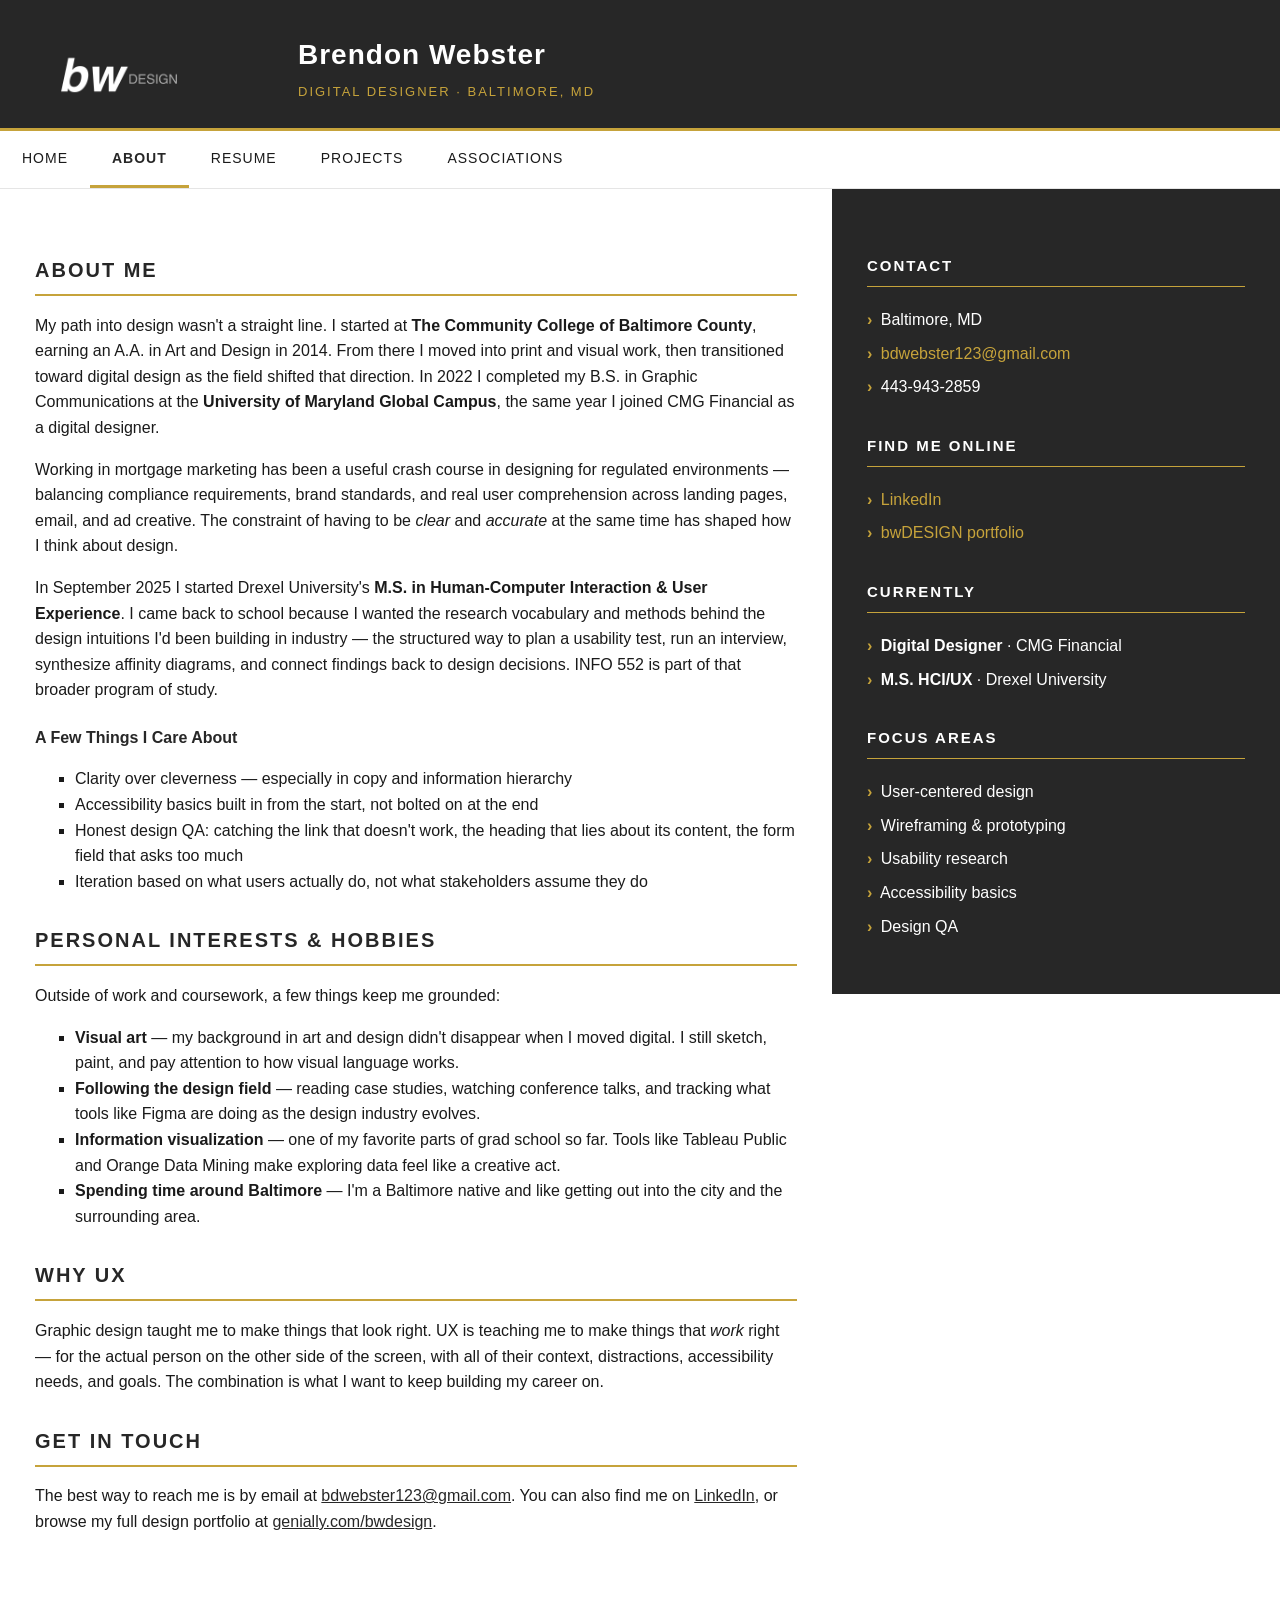
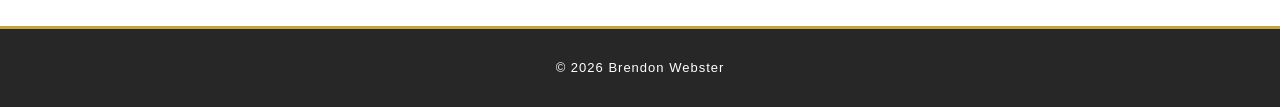
<file: about.html>
<!DOCTYPE html>
<html lang="en">
<head>
<title>About | Brendon Webster</title>
<meta charset="utf-8">
<meta name="viewport" content="width=device-width, initial-scale=1">
<style>
* {
  box-sizing: border-box;
}

body {
  margin: 0;
  font-family: Arial, Helvetica, sans-serif;
  color: #1a1a1a;
  line-height: 1.6;
  background-color: #ffffff;
}

.header {
  background-color: #272727;
  padding: 25px 35px;
  color: #ffffff;
  border-bottom: 3px solid #c6a33b;
  overflow: hidden;
}

.header img {
  height: 70px;
  float: left;
  margin-right: 25px;
}

.header h1 {
  margin: 8px 0 0 0;
  font-size: 28px;
  letter-spacing: 1px;
}

.header p {
  margin: 4px 0 0 0;
  font-size: 13px;
  color: #c6a33b;
  letter-spacing: 2px;
  text-transform: uppercase;
}

.topnav {
  overflow: hidden;
  background-color: #ffffff;
  border-bottom: 1px solid #e5e5e5;
}

.topnav a {
  float: left;
  display: block;
  color: #1a1a1a;
  text-align: center;
  padding: 16px 22px;
  text-decoration: none;
  font-size: 14px;
  letter-spacing: 1px;
  text-transform: uppercase;
  border-bottom: 3px solid transparent;
}

.topnav a:hover {
  color: #c6a33b;
  border-bottom: 3px solid #c6a33b;
}

.topnav a.active {
  color: #272727;
  border-bottom: 3px solid #c6a33b;
  font-weight: bold;
}

.column.main h2 {
  color: #272727;
  text-transform: uppercase;
  letter-spacing: 2px;
  font-size: 20px;
  border-bottom: 2px solid #c6a33b;
  padding-bottom: 8px;
  margin-top: 30px;
}

.column.main h3 {
  font-size: 16px;
  color: #272727;
  margin-bottom: 6px;
  margin-top: 22px;
}

.column.main ul {
  list-style-type: square;
}

.column.main a {
  color: #272727;
  text-decoration: underline;
}

.column.main a:hover {
  color: #c6a33b;
}

.footer {
  background-color: #272727;
  padding: 25px 30px;
  text-align: center;
  color: #ffffff;
  border-top: 3px solid #c6a33b;
  margin-top: 40px;
}

.footer p {
  margin: 4px 0;
  font-size: 13px;
  letter-spacing: 1px;
}

.footer a {
  color: #c6a33b;
  text-decoration: none;
}

.footer a:hover {
  color: #ffffff;
}

.content-wrap {
  min-height: calc(100vh - 312px);
}

.content-wrap::after {
  content: "";
  display: table;
  clear: both;
}

.row::after {
  content: "";
  display: table;
  clear: both;
}

.column {
  float: left;
  padding: 35px 35px;
}

.column.main {
  width: 65%;
  background-color: #ffffff;
}

.column.side {
  width: 35%;
  background-color: #272727;
  color: #ffffff;
}

.column.side h3 {
  color: #ffffff;
  text-transform: uppercase;
  letter-spacing: 2px;
  border-bottom: 1px solid #c6a33b;
  padding-bottom: 8px;
  margin-top: 30px;
  font-size: 15px;
}

.column.side ul {
  list-style: none;
  padding-left: 0;
}

.column.side li {
  padding: 4px 0;
}

.column.side .chev {
  color: #c6a33b;
  font-weight: bold;
  margin-right: 4px;
}

.column.side a {
  color: #c6a33b;
  text-decoration: none;
}

.column.side a:hover {
  color: #ffffff;
  text-decoration: underline;
}

@media screen and (max-width: 700px) {
  .header img {
    float: none;
    display: block;
    margin: 0 0 15px 0;
  }
  .topnav a {
    float: none;
    display: block;
    text-align: left;
  }
}
</style>
</head>
<body>

<div class="header">
  <img src="[data-uri]" alt="bwDESIGN logo">
  <h1>Brendon Webster</h1>
  <p>Digital Designer &middot; Baltimore, MD</p>
</div>

<div class="topnav">
  <a href="index.html">Home</a>
  <a class="active" href="about.html">About</a>
  <a href="resume.html">Resume</a>
  <a href="projects.html">Projects</a>
  <a href="associations.html">Associations</a>
</div>

<div class="content-wrap">
  <div class="row">
    <div class="column main">
  <h2>About Me</h2>
  <p>My path into design wasn't a straight line. I started at <strong>The Community College of Baltimore County</strong>, earning an A.A. in Art and Design in 2014. From there I moved into print and visual work, then transitioned toward digital design as the field shifted that direction. In 2022 I completed my B.S. in Graphic Communications at the <strong>University of Maryland Global Campus</strong>, the same year I joined CMG Financial as a digital designer.</p>
  <p>Working in mortgage marketing has been a useful crash course in designing for regulated environments &mdash; balancing compliance requirements, brand standards, and real user comprehension across landing pages, email, and ad creative. The constraint of having to be <em>clear</em> and <em>accurate</em> at the same time has shaped how I think about design.</p>
  <p>In September 2025 I started Drexel University's <strong>M.S. in Human-Computer Interaction &amp; User Experience</strong>. I came back to school because I wanted the research vocabulary and methods behind the design intuitions I'd been building in industry &mdash; the structured way to plan a usability test, run an interview, synthesize affinity diagrams, and connect findings back to design decisions. INFO 552 is part of that broader program of study.</p>

  <h3>A Few Things I Care About</h3>
  <ul>
    <li>Clarity over cleverness &mdash; especially in copy and information hierarchy</li>
    <li>Accessibility basics built in from the start, not bolted on at the end</li>
    <li>Honest design QA: catching the link that doesn't work, the heading that lies about its content, the form field that asks too much</li>
    <li>Iteration based on what users actually do, not what stakeholders assume they do</li>
  </ul>

  <h2>Personal Interests &amp; Hobbies</h2>
  <p>Outside of work and coursework, a few things keep me grounded:</p>
  <ul>
    <li><strong>Visual art</strong> &mdash; my background in art and design didn't disappear when I moved digital. I still sketch, paint, and pay attention to how visual language works.</li>
    <li><strong>Following the design field</strong> &mdash; reading case studies, watching conference talks, and tracking what tools like Figma are doing as the design industry evolves.</li>
    <li><strong>Information visualization</strong> &mdash; one of my favorite parts of grad school so far. Tools like Tableau Public and Orange Data Mining make exploring data feel like a creative act.</li>
    <li><strong>Spending time around Baltimore</strong> &mdash; I'm a Baltimore native and like getting out into the city and the surrounding area.</li>
  </ul>

  <h2>Why UX</h2>
  <p>Graphic design taught me to make things that look right. UX is teaching me to make things that <em>work</em> right &mdash; for the actual person on the other side of the screen, with all of their context, distractions, accessibility needs, and goals. The combination is what I want to keep building my career on.</p>

  <h2>Get in Touch</h2>
  <p>The best way to reach me is by email at <a href="mailto:bdwebster123@gmail.com">bdwebster123@gmail.com</a>. You can also find me on <a href="https://www.linkedin.com/in/brendon-webster-0a97b1178/" target="_blank">LinkedIn</a>, or browse my full design portfolio at <a href="https://view.genially.com/67c4938c6c8d6ddd1101e70b" target="_blank">genially.com/bwdesign</a>.</p>
    </div>

    <div class="column side">
      <h3>Contact</h3>
      <ul>
        <li><span class="chev">&rsaquo;</span> Baltimore, MD</li>
        <li><span class="chev">&rsaquo;</span> <a href="mailto:bdwebster123@gmail.com">bdwebster123@gmail.com</a></li>
        <li><span class="chev">&rsaquo;</span> 443-943-2859</li>
      </ul>

      <h3>Find Me Online</h3>
      <ul>
        <li><span class="chev">&rsaquo;</span> <a href="https://www.linkedin.com/in/brendon-webster-0a97b1178/" target="_blank">LinkedIn</a></li>
        <li><span class="chev">&rsaquo;</span> <a href="https://view.genially.com/67c4938c6c8d6ddd1101e70b" target="_blank">bwDESIGN portfolio</a></li>
      </ul>

      <h3>Currently</h3>
      <ul>
        <li><span class="chev">&rsaquo;</span> <strong>Digital Designer</strong> &middot; CMG Financial</li>
        <li><span class="chev">&rsaquo;</span> <strong>M.S. HCI/UX</strong> &middot; Drexel University</li>
      </ul>

      <h3>Focus Areas</h3>
      <ul>
        <li><span class="chev">&rsaquo;</span> User-centered design</li>
        <li><span class="chev">&rsaquo;</span> Wireframing &amp; prototyping</li>
        <li><span class="chev">&rsaquo;</span> Usability research</li>
        <li><span class="chev">&rsaquo;</span> Accessibility basics</li>
        <li><span class="chev">&rsaquo;</span> Design QA</li>
      </ul>
    </div>
  </div>
</div>

<div class="footer">
  <p>&copy; 2026 Brendon Webster</p>
</div>

</body>
</html>
</file>
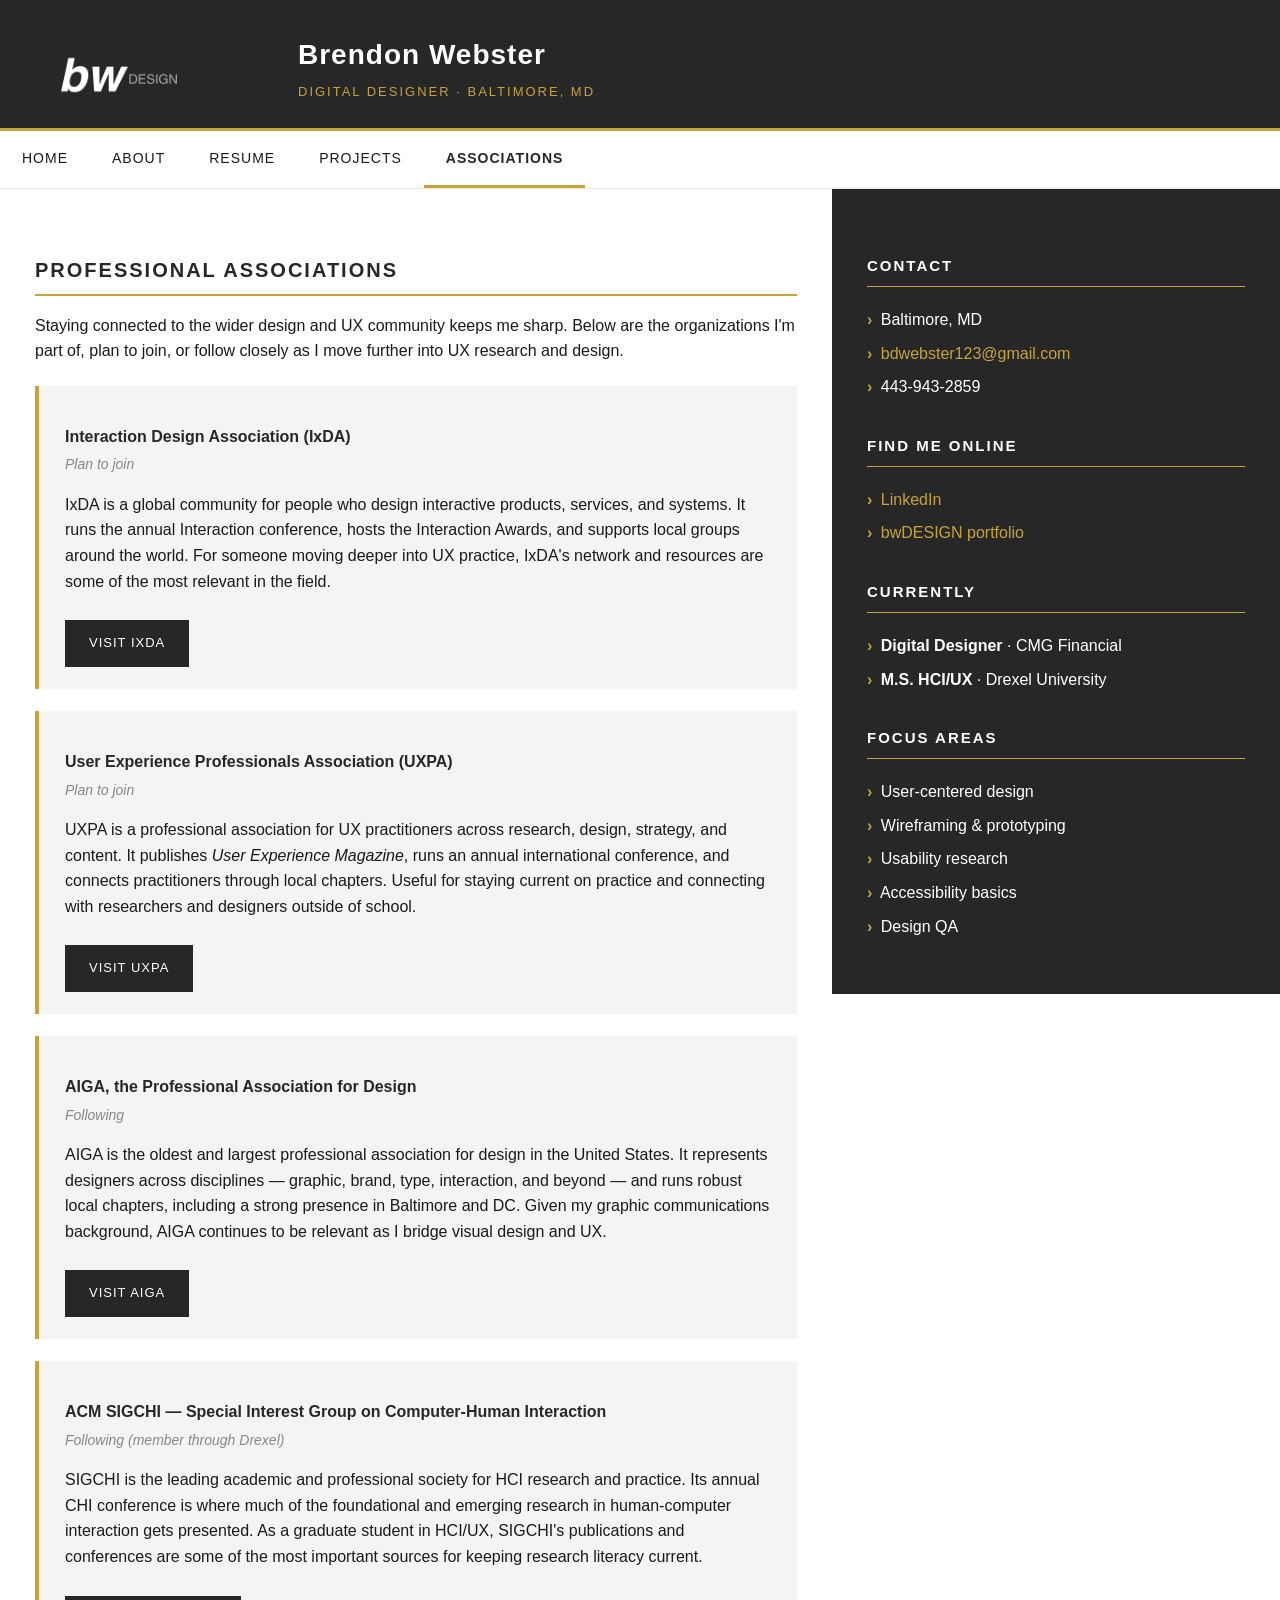
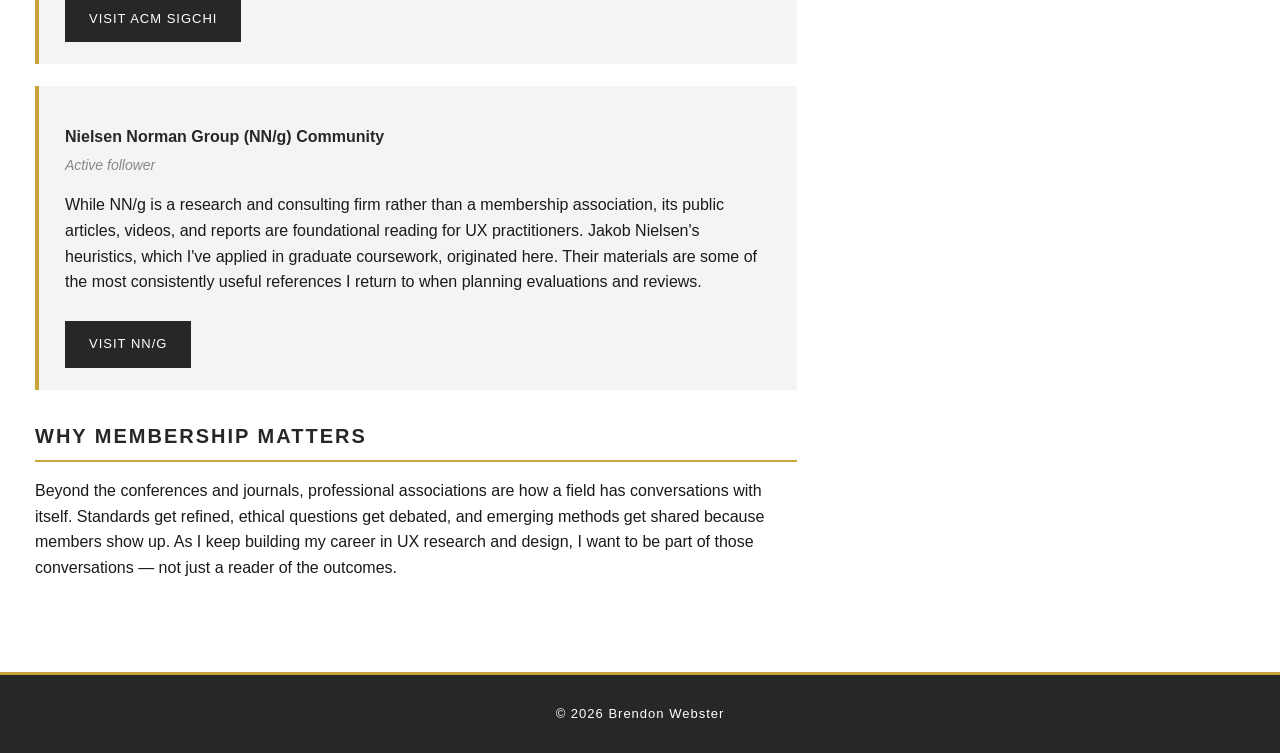
<file: associations.html>
<!DOCTYPE html>
<html lang="en">
<head>
<title>Associations | Brendon Webster</title>
<meta charset="utf-8">
<meta name="viewport" content="width=device-width, initial-scale=1">
<style>
* {
  box-sizing: border-box;
}

body {
  margin: 0;
  font-family: Arial, Helvetica, sans-serif;
  color: #1a1a1a;
  line-height: 1.6;
  background-color: #ffffff;
}

.header {
  background-color: #272727;
  padding: 25px 35px;
  color: #ffffff;
  border-bottom: 3px solid #c6a33b;
  overflow: hidden;
}

.header img {
  height: 70px;
  float: left;
  margin-right: 25px;
}

.header h1 {
  margin: 8px 0 0 0;
  font-size: 28px;
  letter-spacing: 1px;
}

.header p {
  margin: 4px 0 0 0;
  font-size: 13px;
  color: #c6a33b;
  letter-spacing: 2px;
  text-transform: uppercase;
}

.topnav {
  overflow: hidden;
  background-color: #ffffff;
  border-bottom: 1px solid #e5e5e5;
}

.topnav a {
  float: left;
  display: block;
  color: #1a1a1a;
  text-align: center;
  padding: 16px 22px;
  text-decoration: none;
  font-size: 14px;
  letter-spacing: 1px;
  text-transform: uppercase;
  border-bottom: 3px solid transparent;
}

.topnav a:hover {
  color: #c6a33b;
  border-bottom: 3px solid #c6a33b;
}

.topnav a.active {
  color: #272727;
  border-bottom: 3px solid #c6a33b;
  font-weight: bold;
}

.column.main h2 {
  color: #272727;
  text-transform: uppercase;
  letter-spacing: 2px;
  font-size: 20px;
  border-bottom: 2px solid #c6a33b;
  padding-bottom: 8px;
  margin-top: 30px;
}

.column.main h3 {
  color: #272727;
  margin-bottom: 4px;
  font-size: 16px;
}

.column.main a {
  color: #272727;
  text-decoration: underline;
}

.column.main a:hover {
  color: #c6a33b;
}

.org {
  background-color: #f4f4f4;
  padding: 22px 26px;
  margin: 22px 0;
  border-left: 4px solid #c6a33b;
}

.org-status {
  color: #888888;
  font-style: italic;
  font-size: 14px;
  margin: 0 0 8px 0;
}

.column.main a.btn-link {
  display: inline-block;
  background-color: #272727;
  color: #ffffff;
  padding: 11px 22px;
  text-decoration: none;
  margin-top: 10px;
  letter-spacing: 1px;
  text-transform: uppercase;
  font-size: 13px;
  border: 2px solid #272727;
}

.column.main a.btn-link:hover {
  background-color: #c6a33b;
  color: #272727;
  border: 2px solid #c6a33b;
}

.footer {
  background-color: #272727;
  padding: 25px 30px;
  text-align: center;
  color: #ffffff;
  border-top: 3px solid #c6a33b;
  margin-top: 40px;
}

.footer p {
  margin: 4px 0;
  font-size: 13px;
  letter-spacing: 1px;
}

.footer a {
  color: #c6a33b;
  text-decoration: none;
}

.footer a:hover {
  color: #ffffff;
}

.content-wrap {
  min-height: calc(100vh - 312px);
}

.content-wrap::after {
  content: "";
  display: table;
  clear: both;
}

.row::after {
  content: "";
  display: table;
  clear: both;
}

.column {
  float: left;
  padding: 35px 35px;
}

.column.main {
  width: 65%;
  background-color: #ffffff;
}

.column.side {
  width: 35%;
  background-color: #272727;
  color: #ffffff;
}

.column.side h3 {
  color: #ffffff;
  text-transform: uppercase;
  letter-spacing: 2px;
  border-bottom: 1px solid #c6a33b;
  padding-bottom: 8px;
  margin-top: 30px;
  font-size: 15px;
}

.column.side ul {
  list-style: none;
  padding-left: 0;
}

.column.side li {
  padding: 4px 0;
}

.column.side .chev {
  color: #c6a33b;
  font-weight: bold;
  margin-right: 4px;
}

.column.side a {
  color: #c6a33b;
  text-decoration: none;
}

.column.side a:hover {
  color: #ffffff;
  text-decoration: underline;
}

@media screen and (max-width: 700px) {
  .header img {
    float: none;
    display: block;
    margin: 0 0 15px 0;
  }
  .topnav a {
    float: none;
    display: block;
    text-align: left;
  }
}
</style>
</head>
<body>

<div class="header">
  <img src="[data-uri]" alt="bwDESIGN logo">
  <h1>Brendon Webster</h1>
  <p>Digital Designer &middot; Baltimore, MD</p>
</div>

<div class="topnav">
  <a href="index.html">Home</a>
  <a href="about.html">About</a>
  <a href="resume.html">Resume</a>
  <a href="projects.html">Projects</a>
  <a class="active" href="associations.html">Associations</a>
</div>

<div class="content-wrap">
  <div class="row">
    <div class="column main">
  <h2>Professional Associations</h2>
  <p>Staying connected to the wider design and UX community keeps me sharp. Below are the organizations I'm part of, plan to join, or follow closely as I move further into UX research and design.</p>

  <div class="org">
    <h3>Interaction Design Association (IxDA)</h3>
    <p class="org-status">Plan to join</p>
    <p>IxDA is a global community for people who design interactive products, services, and systems. It runs the annual Interaction conference, hosts the Interaction Awards, and supports local groups around the world. For someone moving deeper into UX practice, IxDA's network and resources are some of the most relevant in the field.</p>
    <a class="btn-link" href="https://ixda.org/" target="_blank">Visit IxDA</a>
  </div>

  <div class="org">
    <h3>User Experience Professionals Association (UXPA)</h3>
    <p class="org-status">Plan to join</p>
    <p>UXPA is a professional association for UX practitioners across research, design, strategy, and content. It publishes <em>User Experience Magazine</em>, runs an annual international conference, and connects practitioners through local chapters. Useful for staying current on practice and connecting with researchers and designers outside of school.</p>
    <a class="btn-link" href="https://uxpa.org/" target="_blank">Visit UXPA</a>
  </div>

  <div class="org">
    <h3>AIGA, the Professional Association for Design</h3>
    <p class="org-status">Following</p>
    <p>AIGA is the oldest and largest professional association for design in the United States. It represents designers across disciplines &mdash; graphic, brand, type, interaction, and beyond &mdash; and runs robust local chapters, including a strong presence in Baltimore and DC. Given my graphic communications background, AIGA continues to be relevant as I bridge visual design and UX.</p>
    <a class="btn-link" href="https://www.aiga.org/" target="_blank">Visit AIGA</a>
  </div>

  <div class="org">
    <h3>ACM SIGCHI &mdash; Special Interest Group on Computer-Human Interaction</h3>
    <p class="org-status">Following (member through Drexel)</p>
    <p>SIGCHI is the leading academic and professional society for HCI research and practice. Its annual CHI conference is where much of the foundational and emerging research in human-computer interaction gets presented. As a graduate student in HCI/UX, SIGCHI's publications and conferences are some of the most important sources for keeping research literacy current.</p>
    <a class="btn-link" href="https://sigchi.org/" target="_blank">Visit ACM SIGCHI</a>
  </div>

  <div class="org">
    <h3>Nielsen Norman Group (NN/g) Community</h3>
    <p class="org-status">Active follower</p>
    <p>While NN/g is a research and consulting firm rather than a membership association, its public articles, videos, and reports are foundational reading for UX practitioners. Jakob Nielsen's heuristics, which I've applied in graduate coursework, originated here. Their materials are some of the most consistently useful references I return to when planning evaluations and reviews.</p>
    <a class="btn-link" href="https://www.nngroup.com/" target="_blank">Visit NN/g</a>
  </div>

  <h2>Why Membership Matters</h2>
  <p>Beyond the conferences and journals, professional associations are how a field has conversations with itself. Standards get refined, ethical questions get debated, and emerging methods get shared because members show up. As I keep building my career in UX research and design, I want to be part of those conversations &mdash; not just a reader of the outcomes.</p>
    </div>

    <div class="column side">
      <h3>Contact</h3>
      <ul>
        <li><span class="chev">&rsaquo;</span> Baltimore, MD</li>
        <li><span class="chev">&rsaquo;</span> <a href="mailto:bdwebster123@gmail.com">bdwebster123@gmail.com</a></li>
        <li><span class="chev">&rsaquo;</span> 443-943-2859</li>
      </ul>

      <h3>Find Me Online</h3>
      <ul>
        <li><span class="chev">&rsaquo;</span> <a href="https://www.linkedin.com/in/brendon-webster-0a97b1178/" target="_blank">LinkedIn</a></li>
        <li><span class="chev">&rsaquo;</span> <a href="https://view.genially.com/67c4938c6c8d6ddd1101e70b" target="_blank">bwDESIGN portfolio</a></li>
      </ul>

      <h3>Currently</h3>
      <ul>
        <li><span class="chev">&rsaquo;</span> <strong>Digital Designer</strong> &middot; CMG Financial</li>
        <li><span class="chev">&rsaquo;</span> <strong>M.S. HCI/UX</strong> &middot; Drexel University</li>
      </ul>

      <h3>Focus Areas</h3>
      <ul>
        <li><span class="chev">&rsaquo;</span> User-centered design</li>
        <li><span class="chev">&rsaquo;</span> Wireframing &amp; prototyping</li>
        <li><span class="chev">&rsaquo;</span> Usability research</li>
        <li><span class="chev">&rsaquo;</span> Accessibility basics</li>
        <li><span class="chev">&rsaquo;</span> Design QA</li>
      </ul>
    </div>
  </div>
</div>

<div class="footer">
  <p>&copy; 2026 Brendon Webster</p>
</div>

</body>
</html>
</file>
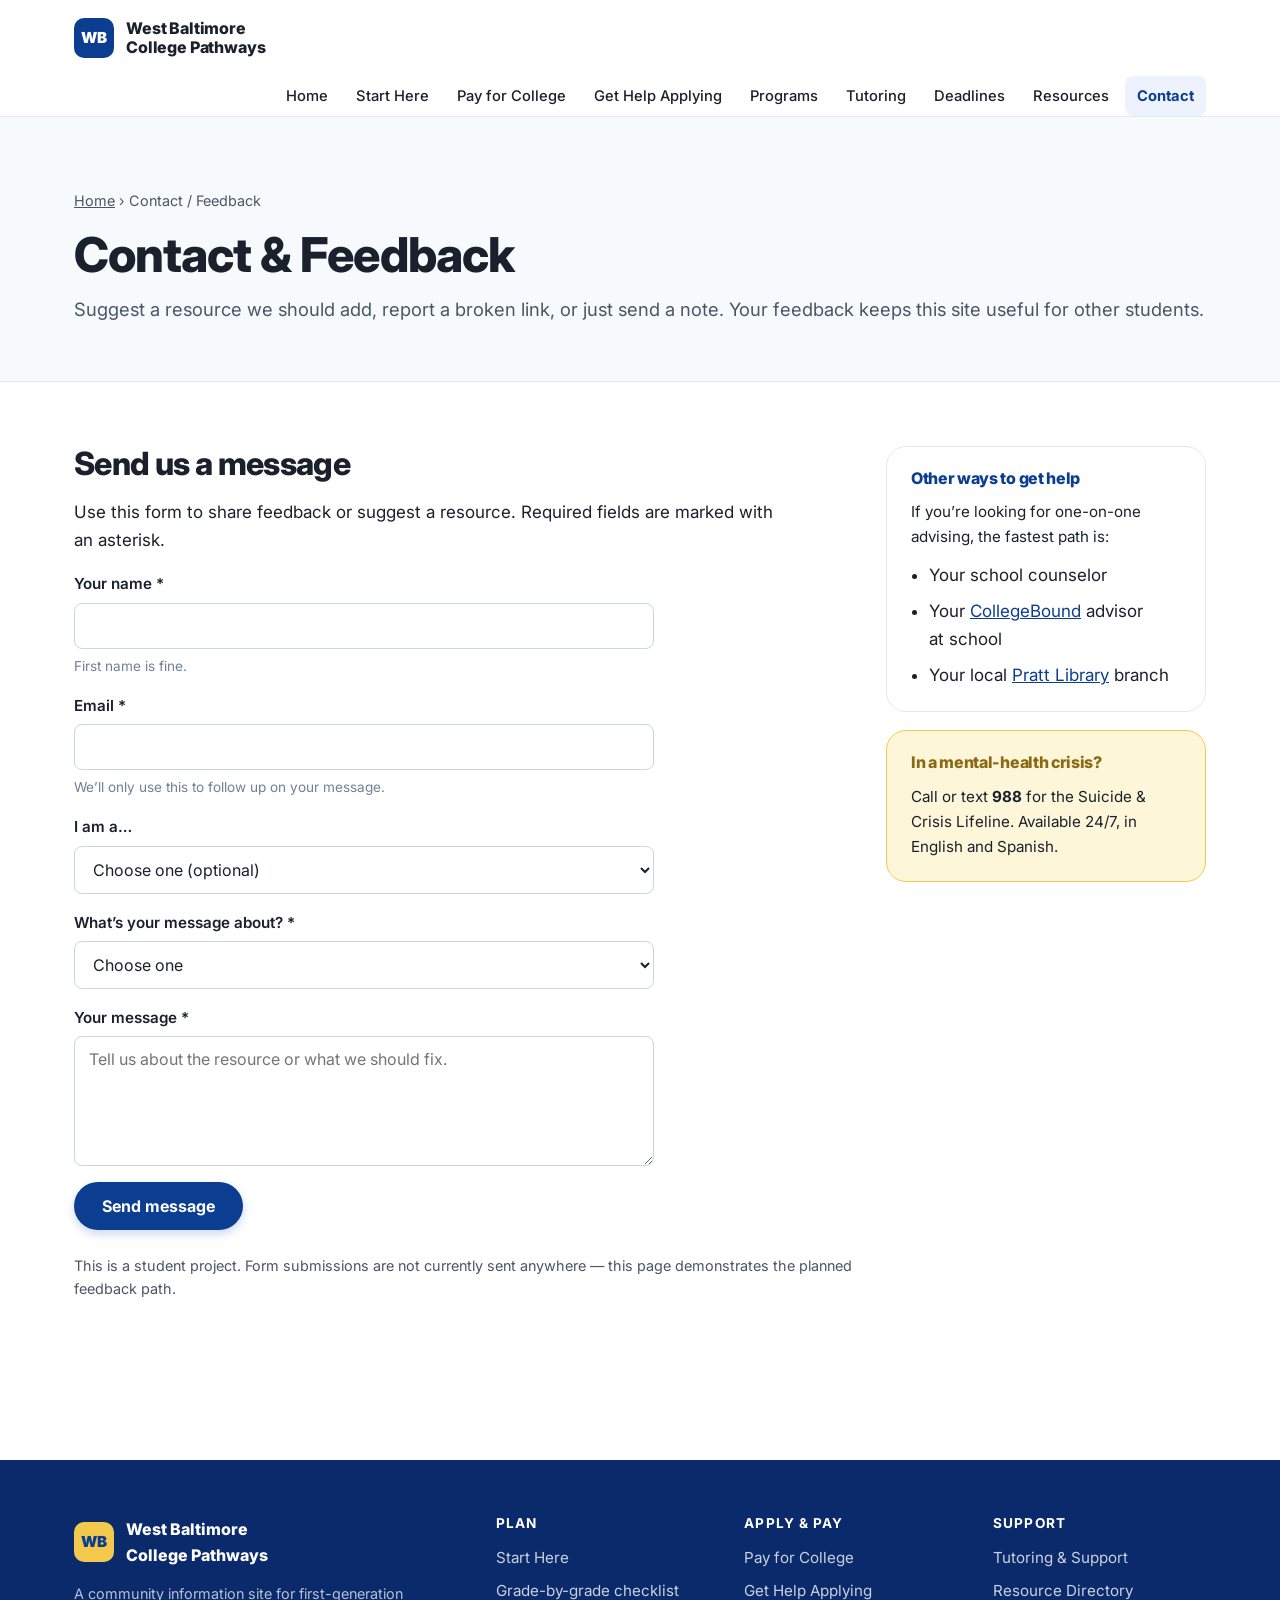
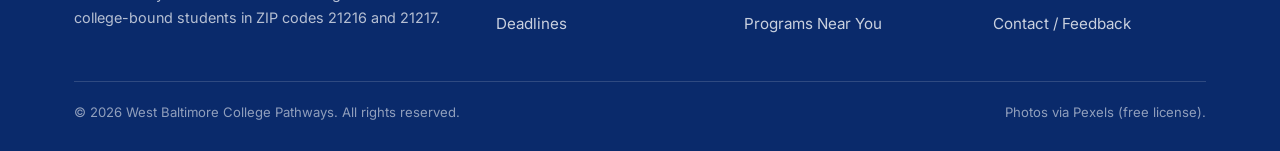
<file: contact.html>
<!DOCTYPE html>
<html lang="en">
<head>
  <meta charset="UTF-8">
  <meta name="viewport" content="width=device-width, initial-scale=1.0">
  <title>Contact / Feedback — West Baltimore College Pathways</title>
  <meta name="description" content="Suggest a resource, report a broken link, or send feedback about this site.">
  <link rel="preconnect" href="https://fonts.googleapis.com">
  <link rel="preconnect" href="https://fonts.gstatic.com" crossorigin>
  <link href="https://fonts.googleapis.com/css2?family=Inter:wght@400;500;600;700;800;900&display=swap" rel="stylesheet">
  <link rel="stylesheet" href="styles.css">
</head>
<body>

  <header class="site-header">
    <div class="container">
      <div class="nav">
        <a class="nav-brand" href="index.html">
          <span class="nav-brand-mark">WB</span>
          <span>West Baltimore<br>College Pathways</span>
        </a>
        <button class="nav-toggle">
          <span>☰</span> Menu
        </button>
      </div>
      <ul class="nav-menu" id="primary-nav">
        <li><a href="index.html">Home</a></li>
        <li><a href="start-here.html">Start Here</a></li>
        <li><a href="pay-for-college.html">Pay for College</a></li>
        <li><a href="get-help-applying.html">Get Help Applying</a></li>
        <li><a href="programs.html">Programs</a></li>
        <li><a href="tutoring.html">Tutoring</a></li>
        <li><a href="deadlines.html">Deadlines</a></li>
        <li><a href="resources.html">Resources</a></li>
        <li><a href="contact.html" aria-current="page">Contact</a></li>
      </ul>
    </div>
  </header>

  <section class="page-header">
    <div class="container">
      <p class="breadcrumbs"><a href="index.html">Home</a> &rsaquo; Contact / Feedback</p>
      <h1>Contact &amp; Feedback</h1>
      <p class="lede">Suggest a resource we should add, report a broken link, or just send a note. Your feedback keeps this site useful for other students.</p>
    </div>
  </section>

  <main id="main">

    <section class="section">
      <div class="container">
        <div class="layout-two-col">

          <div class="col-main">

            <h2>Send us a message</h2>
            <p>Use this form to share feedback or suggest a resource. Required fields are marked with an&nbsp;asterisk.</p>

            <form class="form" action="#" method="post">
              <div class="form-row">
                <label for="name">Your name <span>*</span></label>
                <input type="text" id="name" name="name" required>
                <p class="form-help">First name is fine.</p>
              </div>

              <div class="form-row">
                <label for="email">Email <span>*</span></label>
                <input type="email" id="email" name="email" required>
                <p class="form-help">We&rsquo;ll only use this to follow up on your message.</p>
              </div>

              <div class="form-row">
                <label for="role">I am a&hellip;</label>
                <select id="role" name="role">
                  <option value="">Choose one (optional)</option>
                  <option>High school student</option>
                  <option>Parent or guardian</option>
                  <option>School counselor or teacher</option>
                  <option>Community organization</option>
                  <option>Other</option>
                </select>
              </div>

              <div class="form-row">
                <label for="topic">What&rsquo;s your message about? <span>*</span></label>
                <select id="topic" name="topic" required>
                  <option value="">Choose one</option>
                  <option>Suggest a resource</option>
                  <option>Report a broken link</option>
                  <option>General feedback</option>
                  <option>Other</option>
                </select>
              </div>

              <div class="form-row">
                <label for="message">Your message <span>*</span></label>
                <textarea id="message" name="message" required placeholder="Tell us about the resource or what we should fix."></textarea>
              </div>

              <div>
                <button type="submit" class="btn btn-primary">Send message</button>
              </div>
            </form>

            <p style="margin-top: 24px; color: var(--color-text-muted); font-size: 0.9rem;">This is a student project. Form submissions are not currently sent anywhere &mdash; this page demonstrates the planned feedback path.</p>

          </div>

          <aside class="col-side">
            <div class="sidebar-box">
              <h3>Other ways to get help</h3>
              <p style="margin: 0 0 12px 0; font-size: 0.95rem;">If you&rsquo;re looking for one-on-one advising, the fastest path is:</p>
              <ul>
                <li>Your school counselor</li>
                <li>Your <a href="programs.html#collegebound">CollegeBound</a> advisor at&nbsp;school</li>
                <li>Your local <a href="https://www.prattlibrary.org" target="_blank" rel="noopener">Pratt Library</a> branch</li>
              </ul>
            </div>
            <div class="sidebar-box" style="background: var(--color-gold-soft); border-color: var(--color-gold);">
              <h3 style="color: #8B6914;">In a mental-health crisis?</h3>
              <p style="margin: 0; font-size: 0.95rem;">Call or text <strong>988</strong> for the Suicide &amp; Crisis Lifeline. Available 24/7, in English and Spanish.</p>
            </div>
          </aside>

        </div>
      </div>
    </section>
  </main>

  <footer class="site-footer">
    <div class="container">
      <div class="footer-grid">
        <div class="footer-col-brand">
          <div class="footer-brand">
            <span class="nav-brand-mark">WB</span>
            West Baltimore<br>College Pathways
          </div>
          <p style="margin:0; color: rgba(255,255,255,0.7); font-size: 0.9rem;">A community information site for first-generation college-bound students in ZIP codes 21216 and 21217.</p>
        </div>
        <div class="footer-col">
          <h4>Plan</h4>
          <ul>
            <li><a href="start-here.html">Start Here</a></li>
            <li><a href="grade-checklist.html">Grade-by-grade checklist</a></li>
            <li><a href="deadlines.html">Deadlines</a></li>
          </ul>
        </div>
        <div class="footer-col">
          <h4>Apply &amp; pay</h4>
          <ul>
            <li><a href="pay-for-college.html">Pay for College</a></li>
            <li><a href="get-help-applying.html">Get Help Applying</a></li>
            <li><a href="programs.html">Programs Near You</a></li>
          </ul>
        </div>
        <div class="footer-col">
          <h4>Support</h4>
          <ul>
            <li><a href="tutoring.html">Tutoring &amp; Support</a></li>
            <li><a href="resources.html">Resource Directory</a></li>
            <li><a href="contact.html">Contact / Feedback</a></li>
          </ul>
        </div>
      </div>
      <div class="footer-bottom">
        <span>&copy; 2026 West Baltimore College Pathways. All rights reserved.</span>
        <span>Photos via Pexels (free license).</span>
      </div>
    </div>
  </footer>

  <script src="script.js"></script>
</body>
</html>
</file>
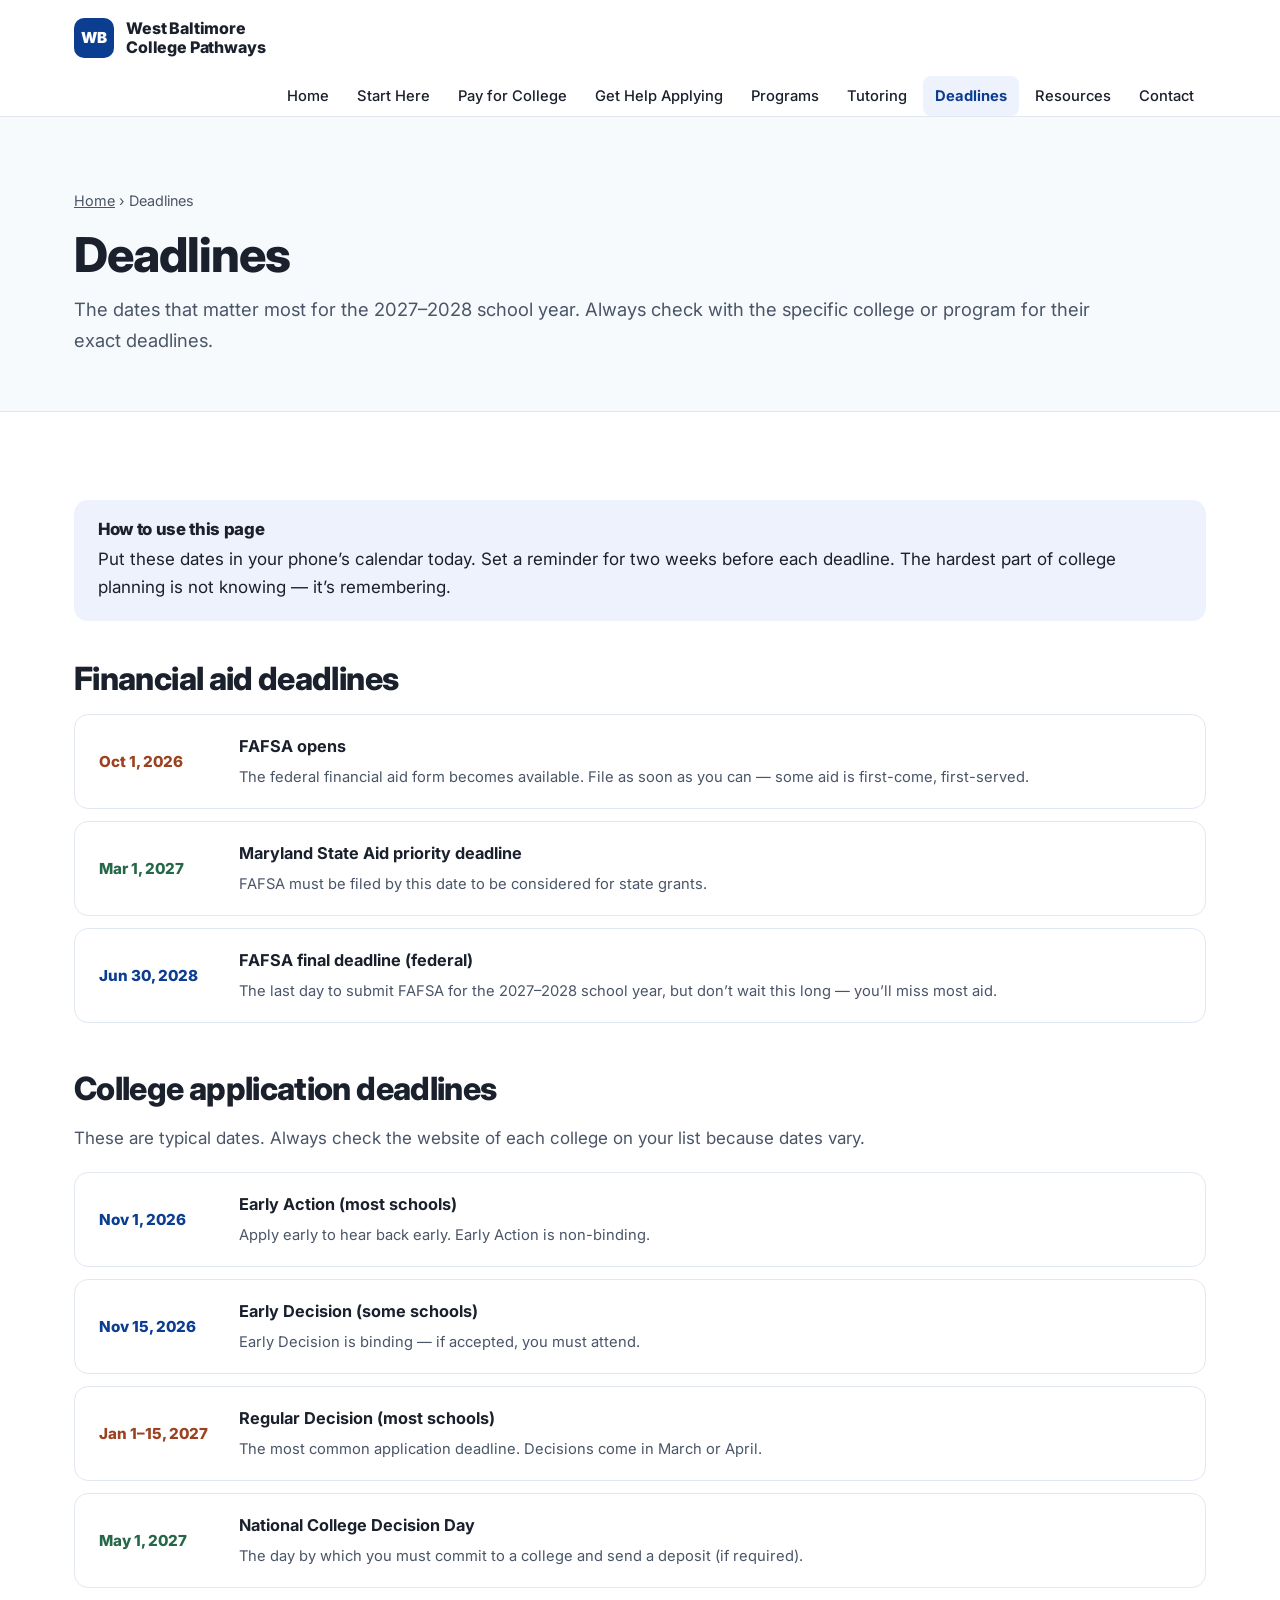
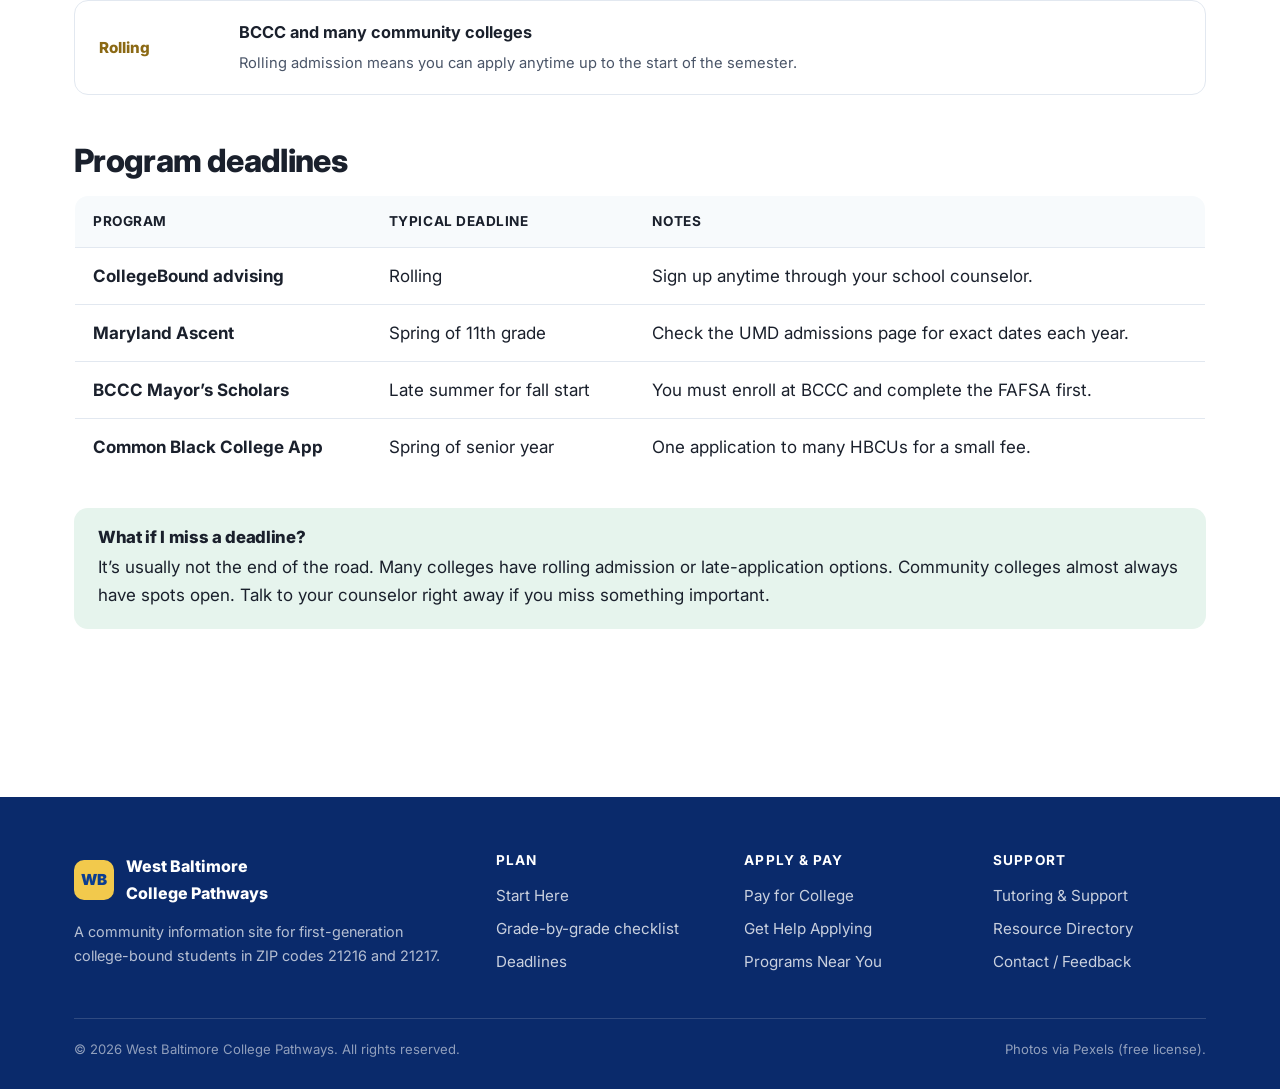
<file: deadlines.html>
<!DOCTYPE html>
<html lang="en">
<head>
  <meta charset="UTF-8">
  <meta name="viewport" content="width=device-width, initial-scale=1.0">
  <title>Deadlines — West Baltimore College Pathways</title>
  <meta name="description" content="Important college, financial aid, and program deadlines for Baltimore students.">
  <link rel="preconnect" href="https://fonts.googleapis.com">
  <link rel="preconnect" href="https://fonts.gstatic.com" crossorigin>
  <link href="https://fonts.googleapis.com/css2?family=Inter:wght@400;500;600;700;800;900&display=swap" rel="stylesheet">
  <link rel="stylesheet" href="styles.css">
</head>
<body>

  <header class="site-header">
    <div class="container">
      <div class="nav">
        <a class="nav-brand" href="index.html">
          <span class="nav-brand-mark">WB</span>
          <span>West Baltimore<br>College Pathways</span>
        </a>
        <button class="nav-toggle">
          <span>☰</span> Menu
        </button>
      </div>
      <ul class="nav-menu" id="primary-nav">
        <li><a href="index.html">Home</a></li>
        <li><a href="start-here.html">Start Here</a></li>
        <li><a href="pay-for-college.html">Pay for College</a></li>
        <li><a href="get-help-applying.html">Get Help Applying</a></li>
        <li><a href="programs.html">Programs</a></li>
        <li><a href="tutoring.html">Tutoring</a></li>
        <li><a href="deadlines.html" aria-current="page">Deadlines</a></li>
        <li><a href="resources.html">Resources</a></li>
        <li><a href="contact.html">Contact</a></li>
      </ul>
    </div>
  </header>

  <section class="page-header">
    <div class="container">
      <p class="breadcrumbs"><a href="index.html">Home</a> &rsaquo; Deadlines</p>
      <h1>Deadlines</h1>
      <p class="lede">The dates that matter most for the 2027–2028 school year. Always check with the specific college or program for their exact&nbsp;deadlines.</p>
    </div>
  </section>

  <main id="main">

    <section class="section">
      <div class="container">

        <div class="callout callout-blue">
          <h3>How to use this page</h3>
          <p>Put these dates in your phone&rsquo;s calendar today. Set a reminder for two weeks before each deadline. The hardest part of college planning is not knowing &mdash; it&rsquo;s remembering.</p>
        </div>

        <h2 id="financial-aid" style="margin-top: 40px;">Financial aid deadlines</h2>
        <ul class="deadline-list">
          <li class="deadline-item is-orange">
            <div class="deadline-date">Oct 1, 2026</div>
            <div class="deadline-body">
              <strong>FAFSA opens</strong>
              <span>The federal financial aid form becomes available. File as soon as you can &mdash; some aid is first-come, first-served.</span>
            </div>
          </li>
          <li class="deadline-item is-green">
            <div class="deadline-date">Mar 1, 2027</div>
            <div class="deadline-body">
              <strong>Maryland State Aid priority deadline</strong>
              <span>FAFSA must be filed by this date to be considered for state grants.</span>
            </div>
          </li>
          <li class="deadline-item is-blue">
            <div class="deadline-date">Jun 30, 2028</div>
            <div class="deadline-body">
              <strong>FAFSA final deadline (federal)</strong>
              <span>The last day to submit FAFSA for the 2027&ndash;2028 school year, but don&rsquo;t wait this long &mdash; you&rsquo;ll miss most aid.</span>
            </div>
          </li>
        </ul>

        <h2 id="applications" style="margin-top: 48px;">College application deadlines</h2>
        <p style="color: var(--color-text-muted); ">These are typical dates. Always check the website of each college on your list because dates vary.</p>

        <ul class="deadline-list" style="margin-top: 20px;">
          <li class="deadline-item is-blue">
            <div class="deadline-date">Nov 1, 2026</div>
            <div class="deadline-body">
              <strong>Early Action (most schools)</strong>
              <span>Apply early to hear back early. Early Action is non-binding.</span>
            </div>
          </li>
          <li class="deadline-item is-blue">
            <div class="deadline-date">Nov 15, 2026</div>
            <div class="deadline-body">
              <strong>Early Decision (some schools)</strong>
              <span>Early Decision is binding &mdash; if accepted, you must attend.</span>
            </div>
          </li>
          <li class="deadline-item is-orange">
            <div class="deadline-date">Jan 1&ndash;15, 2027</div>
            <div class="deadline-body">
              <strong>Regular Decision (most schools)</strong>
              <span>The most common application deadline. Decisions come in March or April.</span>
            </div>
          </li>
          <li class="deadline-item is-green">
            <div class="deadline-date">May 1, 2027</div>
            <div class="deadline-body">
              <strong>National College Decision Day</strong>
              <span>The day by which you must commit to a college and send a deposit (if required).</span>
            </div>
          </li>
          <li class="deadline-item is-gold">
            <div class="deadline-date">Rolling</div>
            <div class="deadline-body">
              <strong>BCCC and many community colleges</strong>
              <span>Rolling admission means you can apply anytime up to the start of the semester.</span>
            </div>
          </li>
        </ul>

        <h2 id="programs" style="margin-top: 48px;">Program deadlines</h2>
        <table class="simple-table">
          <thead>
            <tr>
              <th>Program</th>
              <th>Typical deadline</th>
              <th>Notes</th>
            </tr>
          </thead>
          <tbody>
            <tr>
              <td><strong>CollegeBound advising</strong></td>
              <td>Rolling</td>
              <td>Sign up anytime through your school counselor.</td>
            </tr>
            <tr>
              <td><strong>Maryland Ascent</strong></td>
              <td>Spring of 11th grade</td>
              <td>Check the UMD admissions page for exact dates each year.</td>
            </tr>
            <tr>
              <td><strong>BCCC Mayor&rsquo;s Scholars</strong></td>
              <td>Late summer for fall start</td>
              <td>You must enroll at BCCC and complete the FAFSA first.</td>
            </tr>
            <tr>
              <td><strong>Common Black College App</strong></td>
              <td>Spring of senior year</td>
              <td>One application to many HBCUs for a small fee.</td>
            </tr>
          </tbody>
        </table>

        <div class="callout callout-green" style="margin-top: 32px;">
          <h3>What if I miss a deadline?</h3>
          <p>It&rsquo;s usually not the end of the road. Many colleges have rolling admission or late-application options. Community colleges almost always have spots open. Talk to your counselor right away if you miss something important.</p>
        </div>

      </div>
    </section>
  </main>

  <footer class="site-footer">
    <div class="container">
      <div class="footer-grid">
        <div class="footer-col-brand">
          <div class="footer-brand">
            <span class="nav-brand-mark">WB</span>
            West Baltimore<br>College Pathways
          </div>
          <p style="margin:0; color: rgba(255,255,255,0.7); font-size: 0.9rem;">A community information site for first-generation college-bound students in ZIP codes 21216 and 21217.</p>
        </div>
        <div class="footer-col">
          <h4>Plan</h4>
          <ul>
            <li><a href="start-here.html">Start Here</a></li>
            <li><a href="grade-checklist.html">Grade-by-grade checklist</a></li>
            <li><a href="deadlines.html">Deadlines</a></li>
          </ul>
        </div>
        <div class="footer-col">
          <h4>Apply &amp; pay</h4>
          <ul>
            <li><a href="pay-for-college.html">Pay for College</a></li>
            <li><a href="get-help-applying.html">Get Help Applying</a></li>
            <li><a href="programs.html">Programs Near You</a></li>
          </ul>
        </div>
        <div class="footer-col">
          <h4>Support</h4>
          <ul>
            <li><a href="tutoring.html">Tutoring &amp; Support</a></li>
            <li><a href="resources.html">Resource Directory</a></li>
            <li><a href="contact.html">Contact / Feedback</a></li>
          </ul>
        </div>
      </div>
      <div class="footer-bottom">
        <span>&copy; 2026 West Baltimore College Pathways. All rights reserved.</span>
        <span>Photos via Pexels (free license).</span>
      </div>
    </div>
  </footer>

  <script src="script.js"></script>
</body>
</html>
</file>
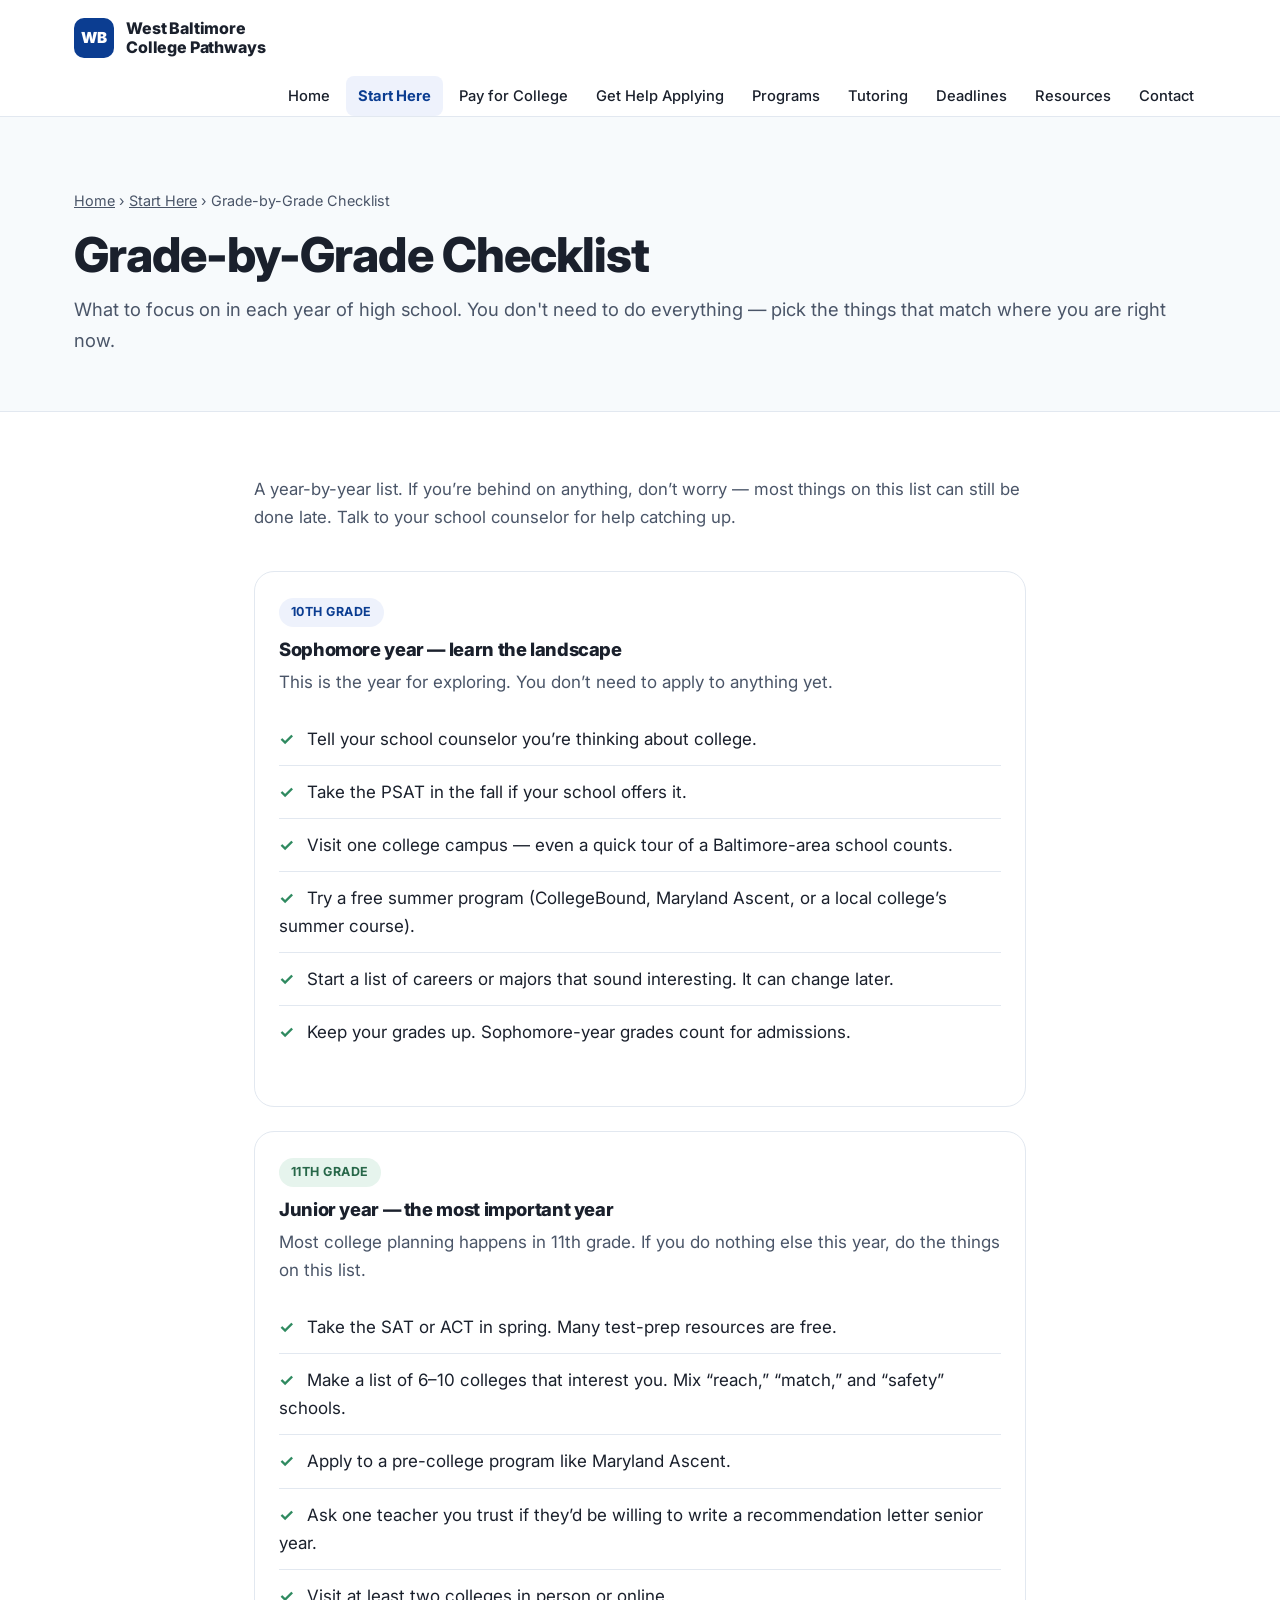
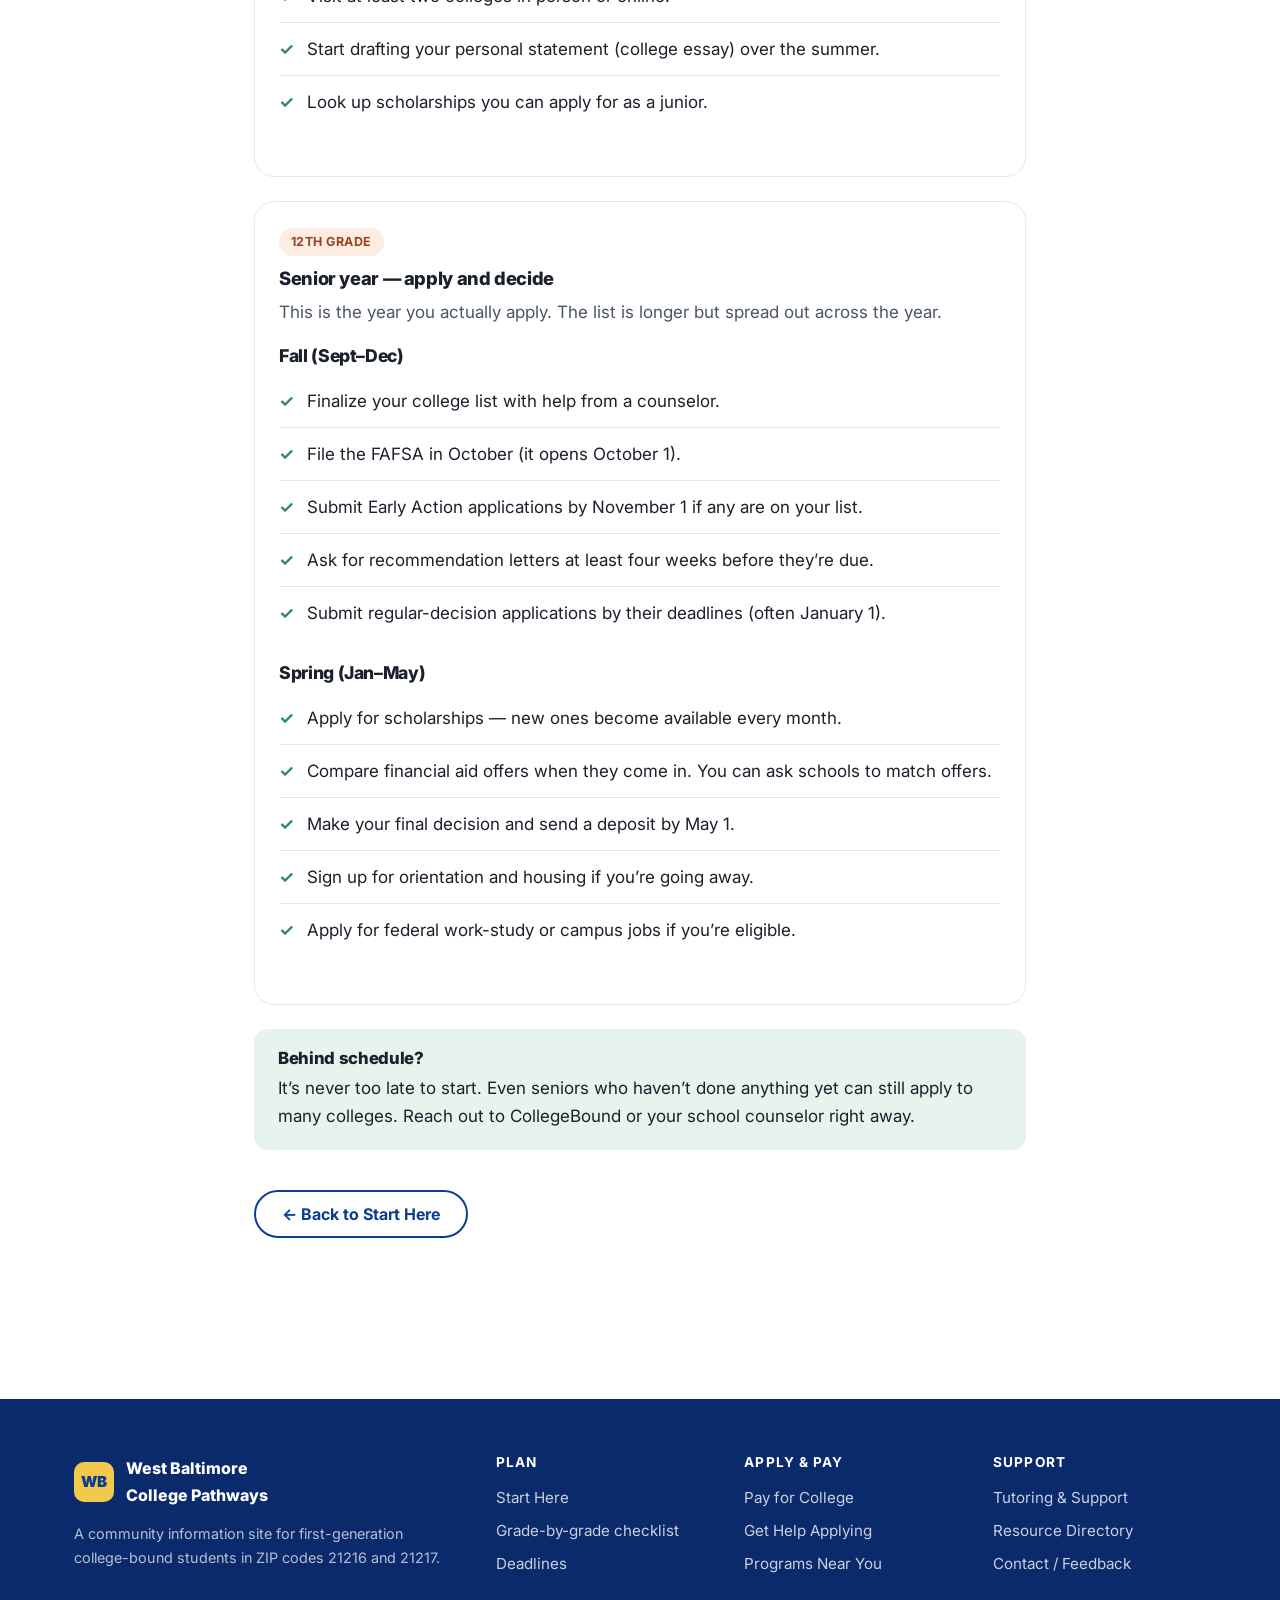
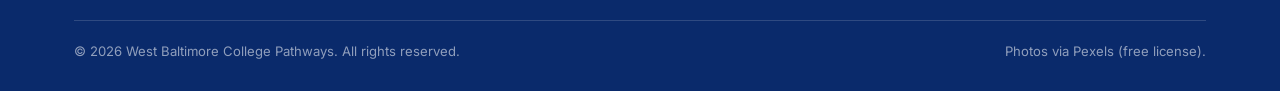
<file: grade-checklist.html>
<!DOCTYPE html>
<html lang="en">
<head>
  <meta charset="UTF-8">
  <meta name="viewport" content="width=device-width, initial-scale=1.0">
  <title>Grade-by-Grade Checklist — West Baltimore College Pathways</title>
  <meta name="description" content="What to do for college planning in 10th, 11th, and 12th grade. A simple checklist for West Baltimore students.">
  <link rel="preconnect" href="https://fonts.googleapis.com">
  <link rel="preconnect" href="https://fonts.gstatic.com" crossorigin>
  <link href="https://fonts.googleapis.com/css2?family=Inter:wght@400;500;600;700;800;900&display=swap" rel="stylesheet">
  <link rel="stylesheet" href="styles.css">
</head>
<body>

  <header class="site-header">
    <div class="container">
      <div class="nav">
        <a class="nav-brand" href="index.html">
          <span class="nav-brand-mark">WB</span>
          <span>West Baltimore<br>College Pathways</span>
        </a>
        <button class="nav-toggle">
          <span>☰</span> Menu
        </button>
      </div>
      <ul class="nav-menu" id="primary-nav">
        <li><a href="index.html">Home</a></li>
        <li><a href="start-here.html" aria-current="page">Start Here</a></li>
        <li><a href="pay-for-college.html">Pay for College</a></li>
        <li><a href="get-help-applying.html">Get Help Applying</a></li>
        <li><a href="programs.html">Programs</a></li>
        <li><a href="tutoring.html">Tutoring</a></li>
        <li><a href="deadlines.html">Deadlines</a></li>
        <li><a href="resources.html">Resources</a></li>
        <li><a href="contact.html">Contact</a></li>
      </ul>
    </div>
  </header>

  <section class="page-header">
    <div class="container">
      <p class="breadcrumbs"><a href="index.html">Home</a> &rsaquo; <a href="start-here.html">Start Here</a> &rsaquo; Grade-by-Grade Checklist</p>
      <h1>Grade-by-Grade Checklist</h1>
      <p class="lede">What to focus on in each year of high school. You don't need to do everything — pick the things that match where you are right now.</p>
    </div>
  </section>

  <main id="main">

    <section class="section">
      <div class="container container-narrow">

        <p style="color: var(--color-text-muted); font-size: 1.05rem; margin-bottom: 40px;">A year-by-year list. If you&rsquo;re behind on anything, don&rsquo;t worry &mdash; most things on this list can still be done late. Talk to your school counselor for help catching up.</p>

        <article class="info-card" style="margin-bottom: 24px;">
          <span class="badge badge-blue">10th Grade</span>
          <h3>Sophomore year &mdash; learn the landscape</h3>
          <p style="color: var(--color-text-muted);">This is the year for exploring. You don&rsquo;t need to apply to anything yet.</p>
          <ul class="checklist">
            <li><span class="check">&check;</span> Tell your school counselor you&rsquo;re thinking about college.</li>
            <li><span class="check">&check;</span> Take the PSAT in the fall if your school offers it.</li>
            <li><span class="check">&check;</span> Visit one college campus &mdash; even a quick tour of a Baltimore-area school counts.</li>
            <li><span class="check">&check;</span> Try a free summer program (CollegeBound, Maryland Ascent, or a local college&rsquo;s summer course).</li>
            <li><span class="check">&check;</span> Start a list of careers or majors that sound interesting. It can change later.</li>
            <li><span class="check">&check;</span> Keep your grades up. Sophomore-year grades count for admissions.</li>
          </ul>
        </article>

        <article class="info-card" style="margin-bottom: 24px;">
          <span class="badge badge-green">11th Grade</span>
          <h3>Junior year &mdash; the most important year</h3>
          <p style="color: var(--color-text-muted);">Most college planning happens in 11th grade. If you do nothing else this year, do the things on this list.</p>
          <ul class="checklist">
            <li><span class="check">&check;</span> Take the SAT or ACT in spring. Many test-prep resources are free.</li>
            <li><span class="check">&check;</span> Make a list of 6&ndash;10 colleges that interest you. Mix &ldquo;reach,&rdquo; &ldquo;match,&rdquo; and &ldquo;safety&rdquo; schools.</li>
            <li><span class="check">&check;</span> Apply to a pre-college program like Maryland Ascent.</li>
            <li><span class="check">&check;</span> Ask one teacher you trust if they&rsquo;d be willing to write a recommendation letter senior year.</li>
            <li><span class="check">&check;</span> Visit at least two colleges in person or online.</li>
            <li><span class="check">&check;</span> Start drafting your personal statement (college essay) over the summer.</li>
            <li><span class="check">&check;</span> Look up scholarships you can apply for as a junior.</li>
          </ul>
        </article>

        <article class="info-card" style="margin-bottom: 24px;">
          <span class="badge badge-orange">12th Grade</span>
          <h3>Senior year &mdash; apply and decide</h3>
          <p style="color: var(--color-text-muted);">This is the year you actually apply. The list is longer but spread out across the year.</p>

          <h4 style="margin-top: 20px;">Fall (Sept&ndash;Dec)</h4>
          <ul class="checklist">
            <li><span class="check">&check;</span> Finalize your college list with help from a counselor.</li>
            <li><span class="check">&check;</span> File the FAFSA in October (it opens October 1).</li>
            <li><span class="check">&check;</span> Submit Early Action applications by November 1 if any are on your list.</li>
            <li><span class="check">&check;</span> Ask for recommendation letters at least four weeks before they&rsquo;re due.</li>
            <li><span class="check">&check;</span> Submit regular-decision applications by their deadlines (often January 1).</li>
          </ul>

          <h4 style="margin-top: 20px;">Spring (Jan&ndash;May)</h4>
          <ul class="checklist">
            <li><span class="check">&check;</span> Apply for scholarships &mdash; new ones become available every month.</li>
            <li><span class="check">&check;</span> Compare financial aid offers when they come in. You can ask schools to match offers.</li>
            <li><span class="check">&check;</span> Make your final decision and send a deposit by May 1.</li>
            <li><span class="check">&check;</span> Sign up for orientation and housing if you&rsquo;re going away.</li>
            <li><span class="check">&check;</span> Apply for federal work-study or campus jobs if you&rsquo;re eligible.</li>
          </ul>
        </article>

        <div class="callout callout-green">
          <h3>Behind schedule?</h3>
          <p>It&rsquo;s never too late to start. Even seniors who haven&rsquo;t done anything yet can still apply to many colleges. Reach out to CollegeBound or your school counselor right away.</p>
        </div>

        <p style="margin-top: 40px;">
          <a class="btn btn-outline" href="start-here.html">&larr; Back to Start Here</a>
        </p>

      </div>
    </section>
  </main>

  <footer class="site-footer">
    <div class="container">
      <div class="footer-grid">
        <div class="footer-col-brand">
          <div class="footer-brand">
            <span class="nav-brand-mark">WB</span>
            West Baltimore<br>College Pathways
          </div>
          <p style="margin:0; color: rgba(255,255,255,0.7); font-size: 0.9rem;">A community information site for first-generation college-bound students in ZIP codes 21216 and 21217.</p>
        </div>
        <div class="footer-col">
          <h4>Plan</h4>
          <ul>
            <li><a href="start-here.html">Start Here</a></li>
            <li><a href="grade-checklist.html">Grade-by-grade checklist</a></li>
            <li><a href="deadlines.html">Deadlines</a></li>
          </ul>
        </div>
        <div class="footer-col">
          <h4>Apply &amp; pay</h4>
          <ul>
            <li><a href="pay-for-college.html">Pay for College</a></li>
            <li><a href="get-help-applying.html">Get Help Applying</a></li>
            <li><a href="programs.html">Programs Near You</a></li>
          </ul>
        </div>
        <div class="footer-col">
          <h4>Support</h4>
          <ul>
            <li><a href="tutoring.html">Tutoring &amp; Support</a></li>
            <li><a href="resources.html">Resource Directory</a></li>
            <li><a href="contact.html">Contact / Feedback</a></li>
          </ul>
        </div>
      </div>
      <div class="footer-bottom">
        <span>&copy; 2026 West Baltimore College Pathways. All rights reserved.</span>
        <span>Photos via Pexels (free license).</span>
      </div>
    </div>
  </footer>

  <script src="script.js"></script>
</body>
</html>
</file>
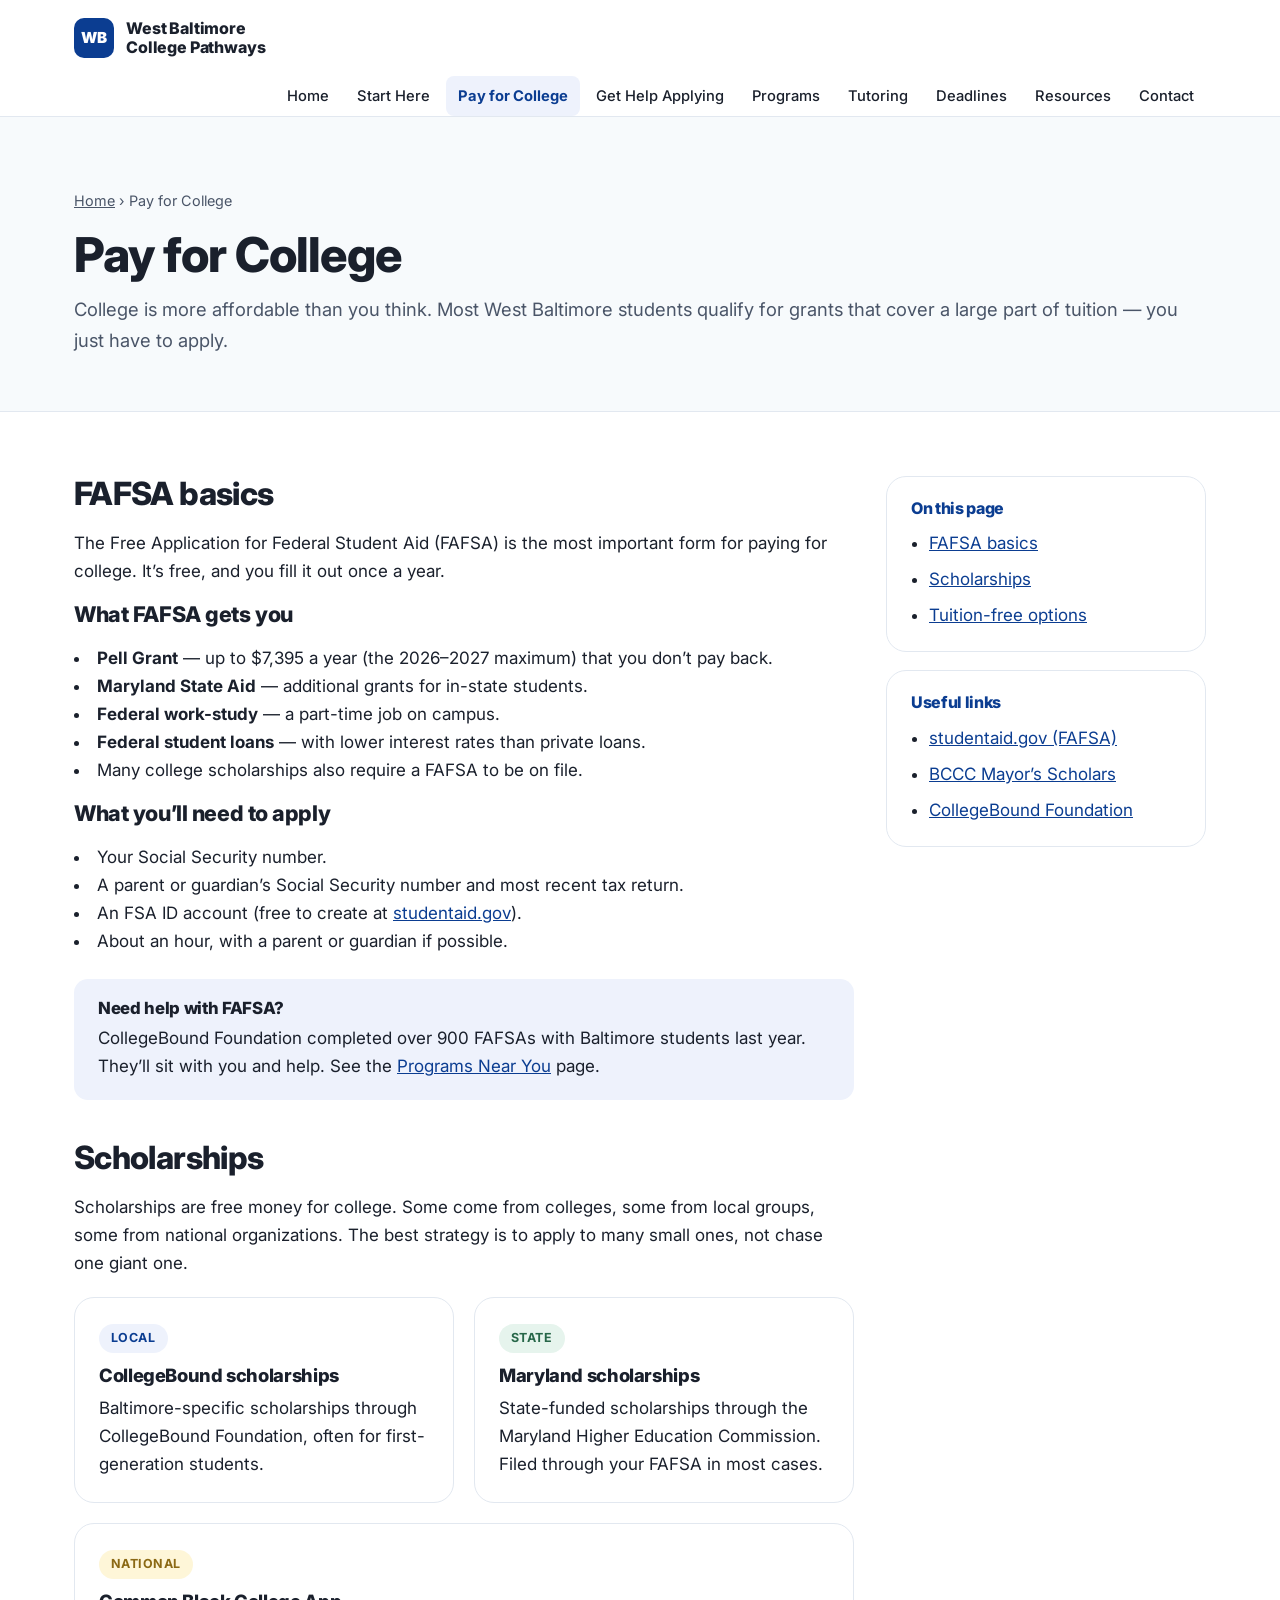
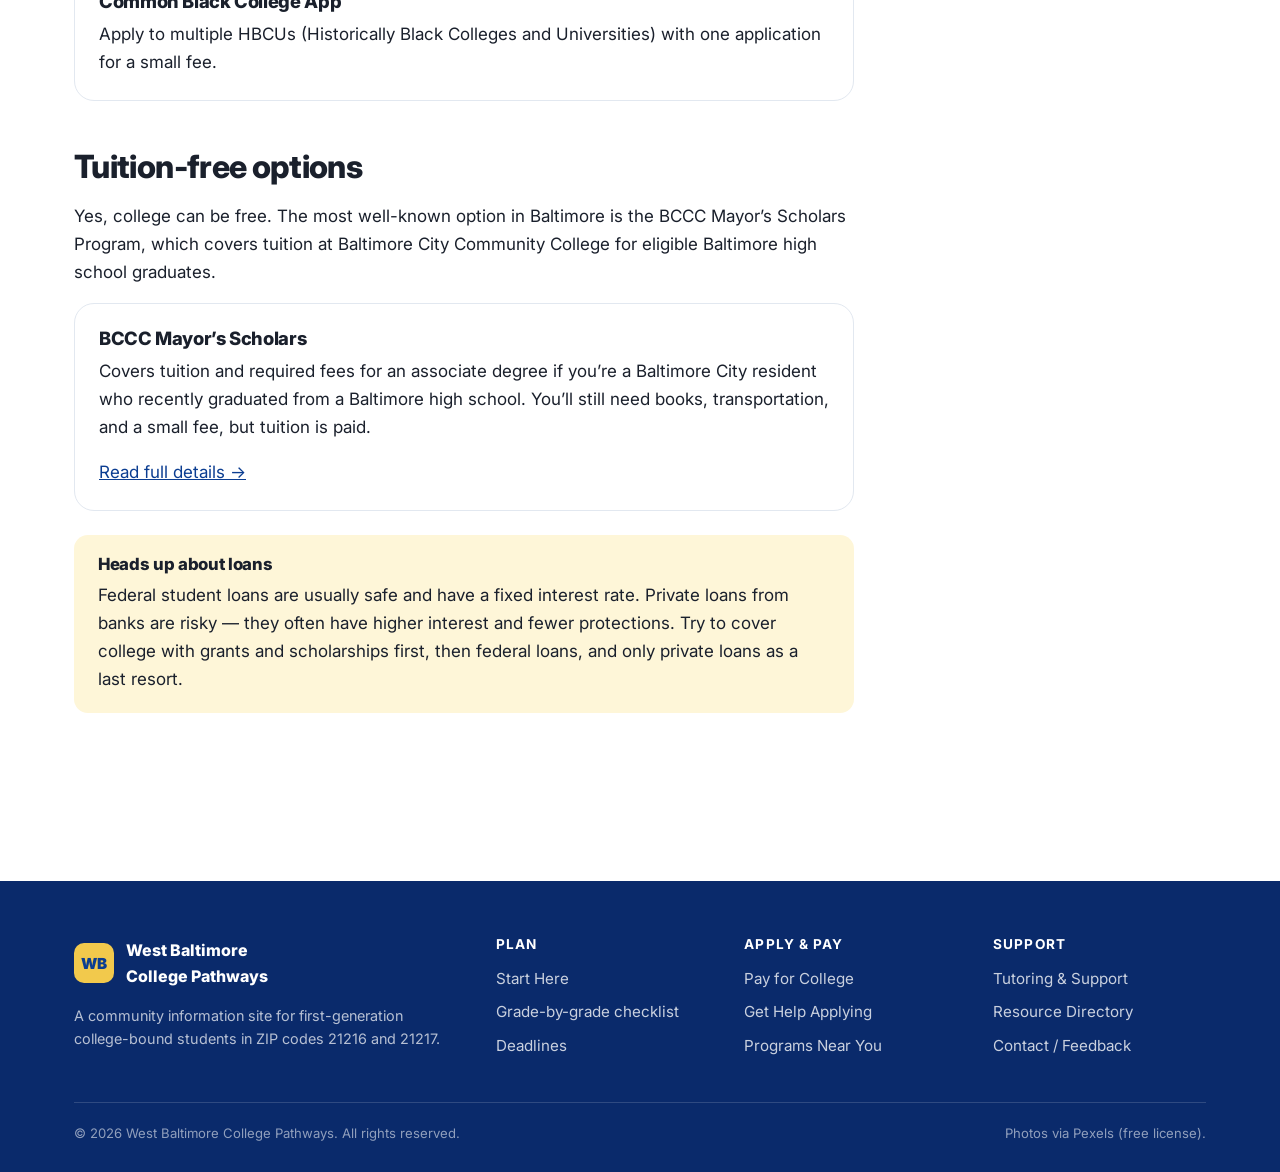
<file: pay-for-college.html>
<!DOCTYPE html>
<html lang="en">
<head>
  <meta charset="UTF-8">
  <meta name="viewport" content="width=device-width, initial-scale=1.0">
  <title>Pay for College — West Baltimore College Pathways</title>
  <meta name="description" content="FAFSA basics, scholarships, grants, and tuition-free options for Baltimore students.">
  <link rel="preconnect" href="https://fonts.googleapis.com">
  <link rel="preconnect" href="https://fonts.gstatic.com" crossorigin>
  <link href="https://fonts.googleapis.com/css2?family=Inter:wght@400;500;600;700;800;900&display=swap" rel="stylesheet">
  <link rel="stylesheet" href="styles.css">
</head>
<body>

  <header class="site-header">
    <div class="container">
      <div class="nav">
        <a class="nav-brand" href="index.html">
          <span class="nav-brand-mark">WB</span>
          <span>West Baltimore<br>College Pathways</span>
        </a>
        <button class="nav-toggle">
          <span>☰</span> Menu
        </button>
      </div>
      <ul class="nav-menu" id="primary-nav">
        <li><a href="index.html">Home</a></li>
        <li><a href="start-here.html">Start Here</a></li>
        <li><a href="pay-for-college.html" aria-current="page">Pay for College</a></li>
        <li><a href="get-help-applying.html">Get Help Applying</a></li>
        <li><a href="programs.html">Programs</a></li>
        <li><a href="tutoring.html">Tutoring</a></li>
        <li><a href="deadlines.html">Deadlines</a></li>
        <li><a href="resources.html">Resources</a></li>
        <li><a href="contact.html">Contact</a></li>
      </ul>
    </div>
  </header>

  <section class="page-header">
    <div class="container">
      <p class="breadcrumbs"><a href="index.html">Home</a> &rsaquo; Pay for College</p>
      <h1>Pay for College</h1>
      <p class="lede">College is more affordable than you think. Most West Baltimore students qualify for grants that cover a large part of tuition — you just have to apply.</p>
    </div>
  </section>

  <main id="main">

    <section class="section">
      <div class="container">
        <div class="layout-two-col">
          <div class="col-main">

            <h2 id="fafsa">FAFSA basics</h2>
            <p>The Free Application for Federal Student Aid (FAFSA) is the most important form for paying for college. It&rsquo;s free, and you fill it out once a year.</p>

            <h3>What FAFSA gets you</h3>
            <ul>
              <li><strong>Pell Grant</strong> &mdash; up to $7,395 a year (the 2026&ndash;2027 maximum) that you don&rsquo;t pay back.</li>
              <li><strong>Maryland State Aid</strong> &mdash; additional grants for in-state students.</li>
              <li><strong>Federal work-study</strong> &mdash; a part-time job on campus.</li>
              <li><strong>Federal student loans</strong> &mdash; with lower interest rates than private loans.</li>
              <li>Many college scholarships also require a FAFSA to be on file.</li>
            </ul>

            <h3>What you&rsquo;ll need to apply</h3>
            <ul>
              <li>Your Social Security number.</li>
              <li>A parent or guardian&rsquo;s Social Security number and most recent tax return.</li>
              <li>An FSA ID account (free to create at <a href="https://studentaid.gov" target="_blank" rel="noopener">studentaid.gov</a>).</li>
              <li>About an hour, with a parent or guardian if possible.</li>
            </ul>

            <div class="callout callout-blue">
              <h3>Need help with FAFSA?</h3>
              <p>CollegeBound Foundation completed over 900 FAFSAs with Baltimore students last year. They&rsquo;ll sit with you and help. See the <a href="programs.html#collegebound">Programs Near You</a> page.</p>
            </div>

            <h2 id="scholarships" style="margin-top: 40px;">Scholarships</h2>
            <p>Scholarships are free money for college. Some come from colleges, some from local groups, some from national organizations. The best strategy is to apply to many small ones, not chase one giant one.</p>

            <div class="card-grid" style="margin-top: 20px;">
              <div class="info-card">
                <span class="badge badge-blue">Local</span>
                <h3>CollegeBound scholarships</h3>
                <p>Baltimore-specific scholarships through CollegeBound Foundation, often for first-generation students.</p>
              </div>
              <div class="info-card">
                <span class="badge badge-green">State</span>
                <h3>Maryland scholarships</h3>
                <p>State-funded scholarships through the Maryland Higher Education Commission. Filed through your FAFSA in most cases.</p>
              </div>
              <div class="info-card">
                <span class="badge badge-gold">National</span>
                <h3>Common Black College App</h3>
                <p>Apply to multiple HBCUs (Historically Black Colleges and Universities) with one application for a small fee.</p>
              </div>
            </div>

            <h2 id="tuition-free" style="margin-top: 48px;">Tuition-free options</h2>
            <p>Yes, college can be free. The most well-known option in Baltimore is the BCCC Mayor&rsquo;s Scholars Program, which covers tuition at Baltimore City Community College for eligible Baltimore high school graduates.</p>

            <div class="info-card">
              <h3>BCCC Mayor&rsquo;s Scholars</h3>
              <p>Covers tuition and required fees for an associate degree if you&rsquo;re a Baltimore City resident who recently graduated from a Baltimore high school. You&rsquo;ll still need books, transportation, and a small fee, but tuition is paid.</p>
              <p style="margin-bottom: 0;"><a href="programs.html#mayors-scholars">Read full details &rarr;</a></p>
            </div>

            <div class="callout">
              <h3>Heads up about loans</h3>
              <p>Federal student loans are usually safe and have a fixed interest rate. Private loans from banks are risky &mdash; they often have higher interest and fewer protections. Try to cover college with grants and scholarships first, then federal loans, and only private loans as a last resort.</p>
            </div>

          </div>

          <aside class="col-side">
            <div class="sidebar-box">
              <h3>On this page</h3>
              <ul>
                <li><a href="#fafsa">FAFSA basics</a></li>
                <li><a href="#scholarships">Scholarships</a></li>
                <li><a href="#tuition-free">Tuition-free options</a></li>
              </ul>
            </div>
            <div class="sidebar-box">
              <h3>Useful links</h3>
              <ul>
                <li><a href="https://studentaid.gov" target="_blank" rel="noopener">studentaid.gov (FAFSA)</a></li>
                <li><a href="https://www.bccc.edu/msp" target="_blank" rel="noopener">BCCC Mayor&rsquo;s Scholars</a></li>
                <li><a href="https://www.collegeboundfoundation.org" target="_blank" rel="noopener">CollegeBound Foundation</a></li>
              </ul>
            </div>
          </aside>
        </div>
      </div>
    </section>
  </main>

  <footer class="site-footer">
    <div class="container">
      <div class="footer-grid">
        <div class="footer-col-brand">
          <div class="footer-brand">
            <span class="nav-brand-mark">WB</span>
            West Baltimore<br>College Pathways
          </div>
          <p style="margin:0; color: rgba(255,255,255,0.7); font-size: 0.9rem;">A community information site for first-generation college-bound students in ZIP codes 21216 and 21217.</p>
        </div>
        <div class="footer-col">
          <h4>Plan</h4>
          <ul>
            <li><a href="start-here.html">Start Here</a></li>
            <li><a href="grade-checklist.html">Grade-by-grade checklist</a></li>
            <li><a href="deadlines.html">Deadlines</a></li>
          </ul>
        </div>
        <div class="footer-col">
          <h4>Apply &amp; pay</h4>
          <ul>
            <li><a href="pay-for-college.html">Pay for College</a></li>
            <li><a href="get-help-applying.html">Get Help Applying</a></li>
            <li><a href="programs.html">Programs Near You</a></li>
          </ul>
        </div>
        <div class="footer-col">
          <h4>Support</h4>
          <ul>
            <li><a href="tutoring.html">Tutoring &amp; Support</a></li>
            <li><a href="resources.html">Resource Directory</a></li>
            <li><a href="contact.html">Contact / Feedback</a></li>
          </ul>
        </div>
      </div>
      <div class="footer-bottom">
        <span>&copy; 2026 West Baltimore College Pathways. All rights reserved.</span>
        <span>Photos via Pexels (free license).</span>
      </div>
    </div>
  </footer>

  <script src="script.js"></script>
</body>
</html>
</file>
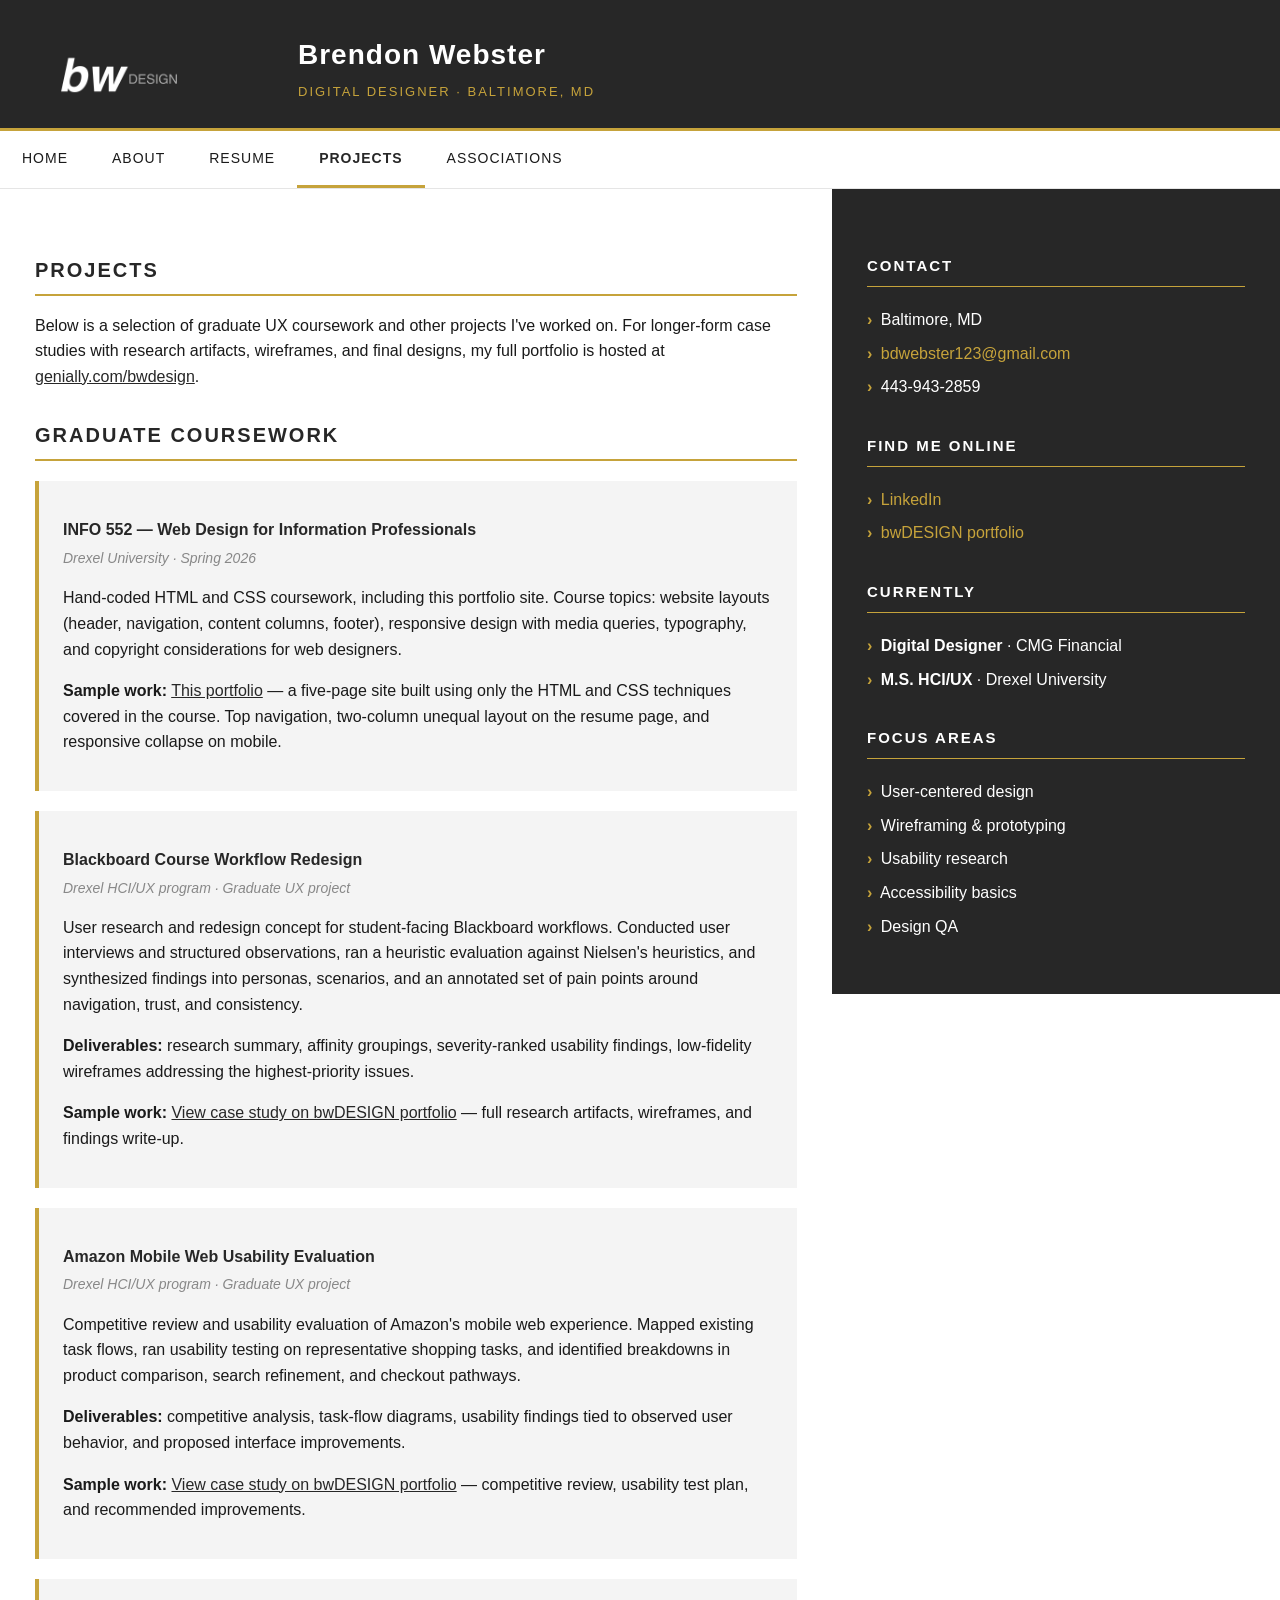
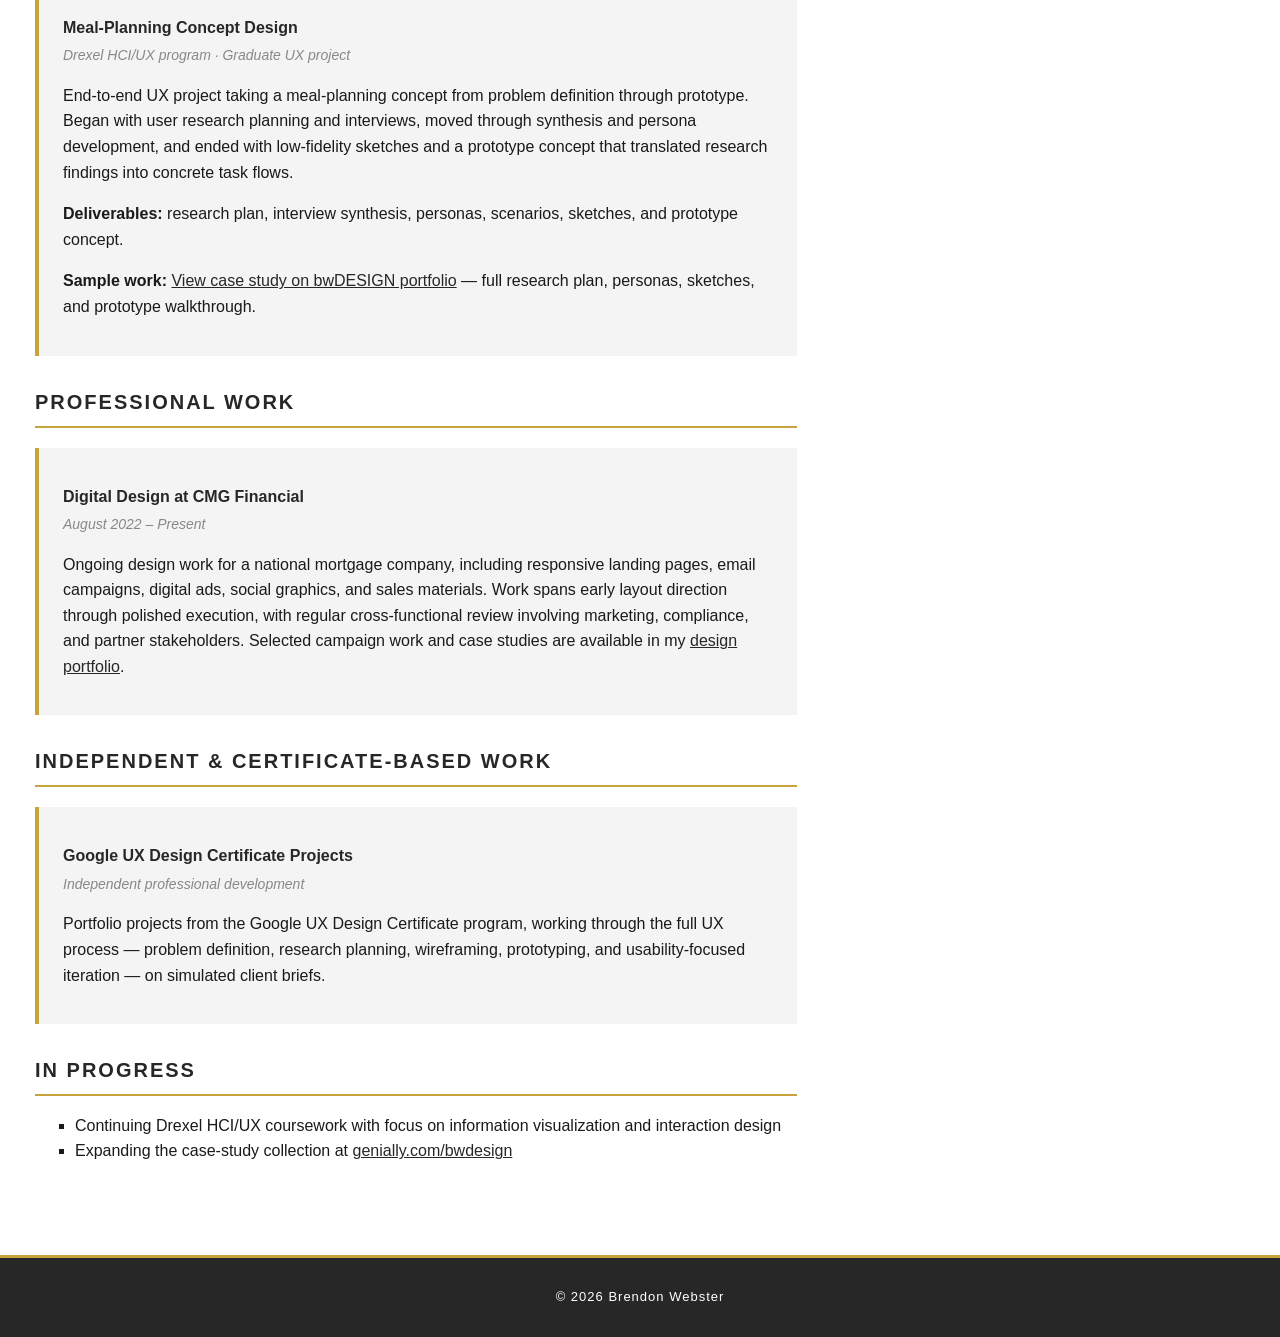
<file: projects.html>
<!DOCTYPE html>
<html lang="en">
<head>
<title>Projects | Brendon Webster</title>
<meta charset="utf-8">
<meta name="viewport" content="width=device-width, initial-scale=1">
<style>
* {
  box-sizing: border-box;
}

body {
  margin: 0;
  font-family: Arial, Helvetica, sans-serif;
  color: #1a1a1a;
  line-height: 1.6;
  background-color: #ffffff;
}

.header {
  background-color: #272727;
  padding: 25px 35px;
  color: #ffffff;
  border-bottom: 3px solid #c6a33b;
  overflow: hidden;
}

.header img {
  height: 70px;
  float: left;
  margin-right: 25px;
}

.header h1 {
  margin: 8px 0 0 0;
  font-size: 28px;
  letter-spacing: 1px;
}

.header p {
  margin: 4px 0 0 0;
  font-size: 13px;
  color: #c6a33b;
  letter-spacing: 2px;
  text-transform: uppercase;
}

.topnav {
  overflow: hidden;
  background-color: #ffffff;
  border-bottom: 1px solid #e5e5e5;
}

.topnav a {
  float: left;
  display: block;
  color: #1a1a1a;
  text-align: center;
  padding: 16px 22px;
  text-decoration: none;
  font-size: 14px;
  letter-spacing: 1px;
  text-transform: uppercase;
  border-bottom: 3px solid transparent;
}

.topnav a:hover {
  color: #c6a33b;
  border-bottom: 3px solid #c6a33b;
}

.topnav a.active {
  color: #272727;
  border-bottom: 3px solid #c6a33b;
  font-weight: bold;
}

.column.main h2 {
  color: #272727;
  text-transform: uppercase;
  letter-spacing: 2px;
  font-size: 20px;
  border-bottom: 2px solid #c6a33b;
  padding-bottom: 8px;
  margin-top: 30px;
}

.column.main h3 {
  font-size: 16px;
  color: #272727;
  margin-bottom: 4px;
}

.column.main ul {
  list-style-type: square;
}

.column.main a {
  color: #272727;
  text-decoration: underline;
}

.column.main a:hover {
  color: #c6a33b;
}

.course-meta {
  color: #888888;
  font-style: italic;
  margin: 0 0 8px 0;
  font-size: 14px;
}

.project {
  background-color: #f4f4f4;
  padding: 20px 24px;
  margin: 20px 0;
  border-left: 4px solid #c6a33b;
}

.footer {
  background-color: #272727;
  padding: 25px 30px;
  text-align: center;
  color: #ffffff;
  border-top: 3px solid #c6a33b;
  margin-top: 40px;
}

.footer p {
  margin: 4px 0;
  font-size: 13px;
  letter-spacing: 1px;
}

.footer a {
  color: #c6a33b;
  text-decoration: none;
}

.footer a:hover {
  color: #ffffff;
}

.content-wrap {
  min-height: calc(100vh - 312px);
}

.content-wrap::after {
  content: "";
  display: table;
  clear: both;
}

.row::after {
  content: "";
  display: table;
  clear: both;
}

.column {
  float: left;
  padding: 35px 35px;
}

.column.main {
  width: 65%;
  background-color: #ffffff;
}

.column.side {
  width: 35%;
  background-color: #272727;
  color: #ffffff;
}

.column.side h3 {
  color: #ffffff;
  text-transform: uppercase;
  letter-spacing: 2px;
  border-bottom: 1px solid #c6a33b;
  padding-bottom: 8px;
  margin-top: 30px;
  font-size: 15px;
}

.column.side ul {
  list-style: none;
  padding-left: 0;
}

.column.side li {
  padding: 4px 0;
}

.column.side .chev {
  color: #c6a33b;
  font-weight: bold;
  margin-right: 4px;
}

.column.side a {
  color: #c6a33b;
  text-decoration: none;
}

.column.side a:hover {
  color: #ffffff;
  text-decoration: underline;
}

@media screen and (max-width: 700px) {
  .header img {
    float: none;
    display: block;
    margin: 0 0 15px 0;
  }
  .topnav a {
    float: none;
    display: block;
    text-align: left;
  }
}
</style>
</head>
<body>

<div class="header">
  <img src="[data-uri]" alt="bwDESIGN logo">
  <h1>Brendon Webster</h1>
  <p>Digital Designer &middot; Baltimore, MD</p>
</div>

<div class="topnav">
  <a href="index.html">Home</a>
  <a href="about.html">About</a>
  <a href="resume.html">Resume</a>
  <a class="active" href="projects.html">Projects</a>
  <a href="associations.html">Associations</a>
</div>

<div class="content-wrap">
  <div class="row">
    <div class="column main">
  <h2>Projects</h2>
  <p>Below is a selection of graduate UX coursework and other projects I've worked on. For longer-form case studies with research artifacts, wireframes, and final designs, my full portfolio is hosted at <a href="https://view.genially.com/67c4938c6c8d6ddd1101e70b" target="_blank">genially.com/bwdesign</a>.</p>

  <h2>Graduate Coursework</h2>

  <div class="project">
    <h3>INFO 552 &mdash; Web Design for Information Professionals</h3>
    <p class="course-meta">Drexel University &middot; Spring 2026</p>
    <p>Hand-coded HTML and CSS coursework, including this portfolio site. Course topics: website layouts (header, navigation, content columns, footer), responsive design with media queries, typography, and copyright considerations for web designers.</p>
    <p><strong>Sample work:</strong> <a href="index.html">This portfolio</a> &mdash; a five-page site built using only the HTML and CSS techniques covered in the course. Top navigation, two-column unequal layout on the resume page, and responsive collapse on mobile.</p>
  </div>

  <div class="project">
    <h3>Blackboard Course Workflow Redesign</h3>
    <p class="course-meta">Drexel HCI/UX program &middot; Graduate UX project</p>
    <p>User research and redesign concept for student-facing Blackboard workflows. Conducted user interviews and structured observations, ran a heuristic evaluation against Nielsen's heuristics, and synthesized findings into personas, scenarios, and an annotated set of pain points around navigation, trust, and consistency.</p>
    <p><strong>Deliverables:</strong> research summary, affinity groupings, severity-ranked usability findings, low-fidelity wireframes addressing the highest-priority issues.</p>
    <p><strong>Sample work:</strong> <a href="https://view.genially.com/67c4938c6c8d6ddd1101e70b" target="_blank">View case study on bwDESIGN portfolio</a> &mdash; full research artifacts, wireframes, and findings write-up.</p>
  </div>

  <div class="project">
    <h3>Amazon Mobile Web Usability Evaluation</h3>
    <p class="course-meta">Drexel HCI/UX program &middot; Graduate UX project</p>
    <p>Competitive review and usability evaluation of Amazon's mobile web experience. Mapped existing task flows, ran usability testing on representative shopping tasks, and identified breakdowns in product comparison, search refinement, and checkout pathways.</p>
    <p><strong>Deliverables:</strong> competitive analysis, task-flow diagrams, usability findings tied to observed user behavior, and proposed interface improvements.</p>
    <p><strong>Sample work:</strong> <a href="https://view.genially.com/67c4938c6c8d6ddd1101e70b" target="_blank">View case study on bwDESIGN portfolio</a> &mdash; competitive review, usability test plan, and recommended improvements.</p>
  </div>

  <div class="project">
    <h3>Meal-Planning Concept Design</h3>
    <p class="course-meta">Drexel HCI/UX program &middot; Graduate UX project</p>
    <p>End-to-end UX project taking a meal-planning concept from problem definition through prototype. Began with user research planning and interviews, moved through synthesis and persona development, and ended with low-fidelity sketches and a prototype concept that translated research findings into concrete task flows.</p>
    <p><strong>Deliverables:</strong> research plan, interview synthesis, personas, scenarios, sketches, and prototype concept.</p>
    <p><strong>Sample work:</strong> <a href="https://view.genially.com/67c4938c6c8d6ddd1101e70b" target="_blank">View case study on bwDESIGN portfolio</a> &mdash; full research plan, personas, sketches, and prototype walkthrough.</p>
  </div>

  <h2>Professional Work</h2>

  <div class="project">
    <h3>Digital Design at CMG Financial</h3>
    <p class="course-meta">August 2022 &ndash; Present</p>
    <p>Ongoing design work for a national mortgage company, including responsive landing pages, email campaigns, digital ads, social graphics, and sales materials. Work spans early layout direction through polished execution, with regular cross-functional review involving marketing, compliance, and partner stakeholders. Selected campaign work and case studies are available in my <a href="https://view.genially.com/67c4938c6c8d6ddd1101e70b" target="_blank">design portfolio</a>.</p>
  </div>

  <h2>Independent &amp; Certificate-Based Work</h2>

  <div class="project">
    <h3>Google UX Design Certificate Projects</h3>
    <p class="course-meta">Independent professional development</p>
    <p>Portfolio projects from the Google UX Design Certificate program, working through the full UX process &mdash; problem definition, research planning, wireframing, prototyping, and usability-focused iteration &mdash; on simulated client briefs.</p>
  </div>

  <h2>In Progress</h2>
  <ul>
    <li>Continuing Drexel HCI/UX coursework with focus on information visualization and interaction design</li>
    <li>Expanding the case-study collection at <a href="https://view.genially.com/67c4938c6c8d6ddd1101e70b" target="_blank">genially.com/bwdesign</a></li>
  </ul>
    </div>

    <div class="column side">
      <h3>Contact</h3>
      <ul>
        <li><span class="chev">&rsaquo;</span> Baltimore, MD</li>
        <li><span class="chev">&rsaquo;</span> <a href="mailto:bdwebster123@gmail.com">bdwebster123@gmail.com</a></li>
        <li><span class="chev">&rsaquo;</span> 443-943-2859</li>
      </ul>

      <h3>Find Me Online</h3>
      <ul>
        <li><span class="chev">&rsaquo;</span> <a href="https://www.linkedin.com/in/brendon-webster-0a97b1178/" target="_blank">LinkedIn</a></li>
        <li><span class="chev">&rsaquo;</span> <a href="https://view.genially.com/67c4938c6c8d6ddd1101e70b" target="_blank">bwDESIGN portfolio</a></li>
      </ul>

      <h3>Currently</h3>
      <ul>
        <li><span class="chev">&rsaquo;</span> <strong>Digital Designer</strong> &middot; CMG Financial</li>
        <li><span class="chev">&rsaquo;</span> <strong>M.S. HCI/UX</strong> &middot; Drexel University</li>
      </ul>

      <h3>Focus Areas</h3>
      <ul>
        <li><span class="chev">&rsaquo;</span> User-centered design</li>
        <li><span class="chev">&rsaquo;</span> Wireframing &amp; prototyping</li>
        <li><span class="chev">&rsaquo;</span> Usability research</li>
        <li><span class="chev">&rsaquo;</span> Accessibility basics</li>
        <li><span class="chev">&rsaquo;</span> Design QA</li>
      </ul>
    </div>
  </div>
</div>

<div class="footer">
  <p>&copy; 2026 Brendon Webster</p>
</div>

</body>
</html>
</file>
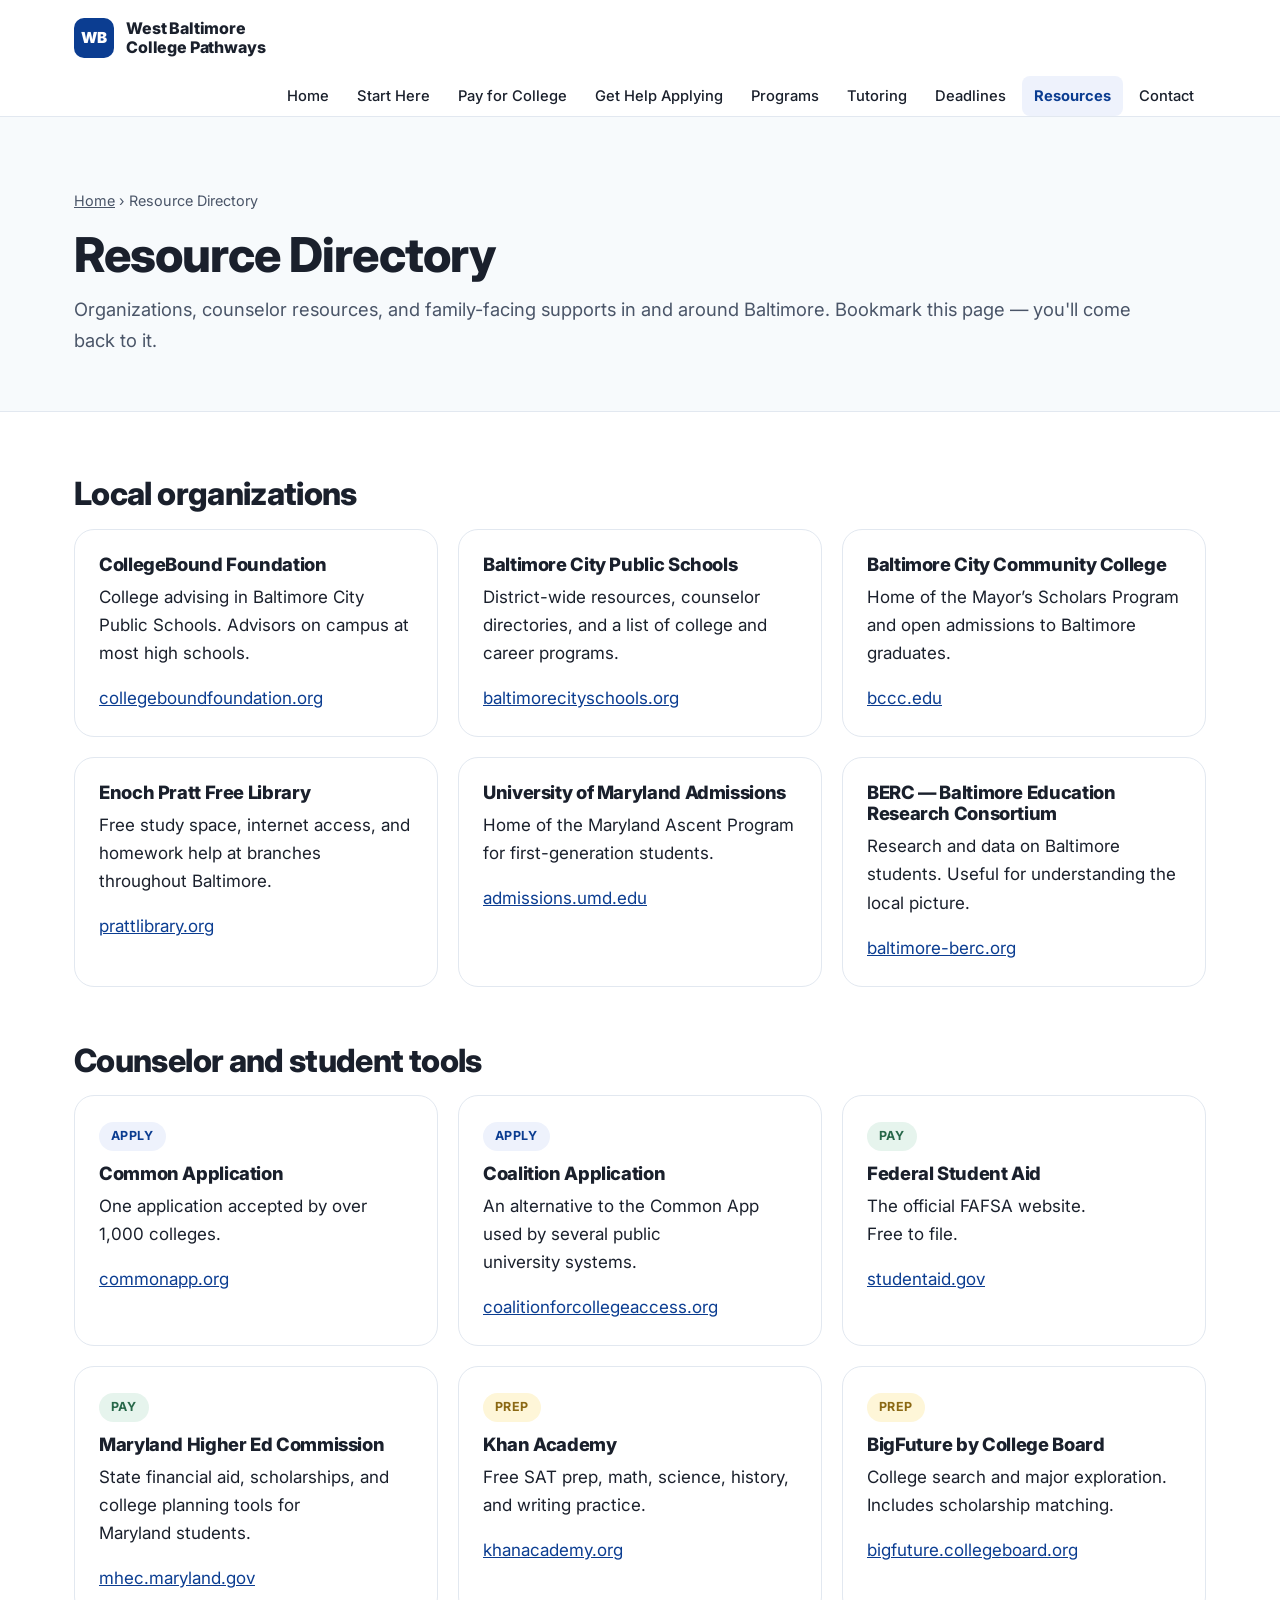
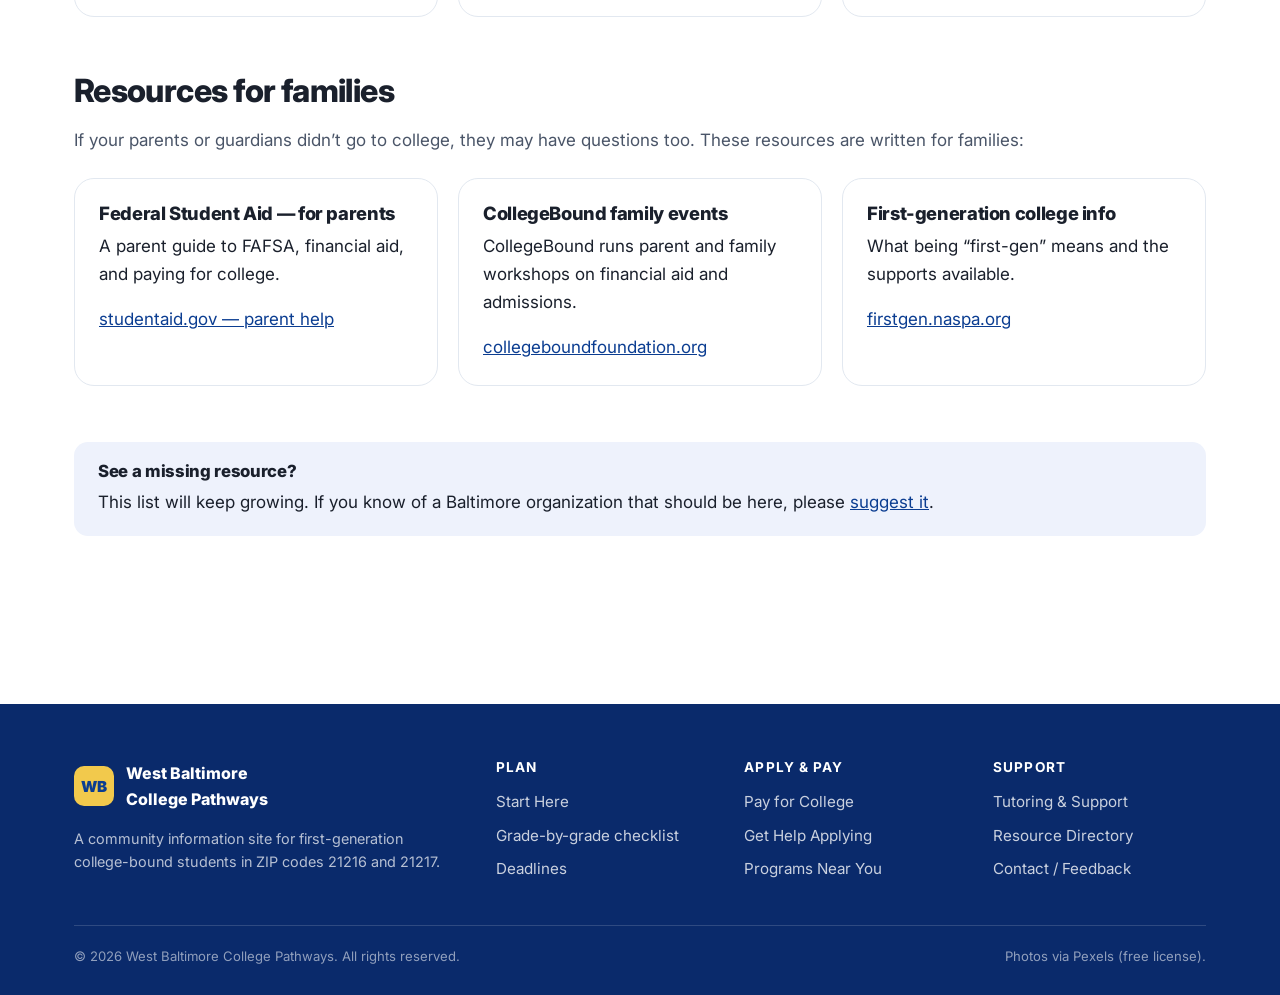
<file: resources.html>
<!DOCTYPE html>
<html lang="en">
<head>
  <meta charset="UTF-8">
  <meta name="viewport" content="width=device-width, initial-scale=1.0">
  <title>Resource Directory — West Baltimore College Pathways</title>
  <meta name="description" content="A directory of Baltimore organizations, counselor resources, and family-facing supports for college planning.">
  <link rel="preconnect" href="https://fonts.googleapis.com">
  <link rel="preconnect" href="https://fonts.gstatic.com" crossorigin>
  <link href="https://fonts.googleapis.com/css2?family=Inter:wght@400;500;600;700;800;900&display=swap" rel="stylesheet">
  <link rel="stylesheet" href="styles.css">
</head>
<body>

  <header class="site-header">
    <div class="container">
      <div class="nav">
        <a class="nav-brand" href="index.html">
          <span class="nav-brand-mark">WB</span>
          <span>West Baltimore<br>College Pathways</span>
        </a>
        <button class="nav-toggle">
          <span>☰</span> Menu
        </button>
      </div>
      <ul class="nav-menu" id="primary-nav">
        <li><a href="index.html">Home</a></li>
        <li><a href="start-here.html">Start Here</a></li>
        <li><a href="pay-for-college.html">Pay for College</a></li>
        <li><a href="get-help-applying.html">Get Help Applying</a></li>
        <li><a href="programs.html">Programs</a></li>
        <li><a href="tutoring.html">Tutoring</a></li>
        <li><a href="deadlines.html">Deadlines</a></li>
        <li><a href="resources.html" aria-current="page">Resources</a></li>
        <li><a href="contact.html">Contact</a></li>
      </ul>
    </div>
  </header>

  <section class="page-header">
    <div class="container">
      <p class="breadcrumbs"><a href="index.html">Home</a> &rsaquo; Resource Directory</p>
      <h1>Resource Directory</h1>
      <p class="lede">Organizations, counselor resources, and family-facing supports in and around Baltimore. Bookmark this page — you'll come back&nbsp;to&nbsp;it.</p>
    </div>
  </section>

  <main id="main">

    <section class="section">
      <div class="container">

        <h2 id="local">Local organizations</h2>
        <div class="card-grid">
          <div class="info-card">
            <h3>CollegeBound Foundation</h3>
            <p>College advising in Baltimore City Public Schools. Advisors on campus at most high schools.</p>
            <p style="margin-bottom: 0;"><a href="https://www.collegeboundfoundation.org" target="_blank" rel="noopener">collegeboundfoundation.org</a></p>
          </div>
          <div class="info-card">
            <h3>Baltimore City Public Schools</h3>
            <p>District-wide resources, counselor directories, and a list of college and career programs.</p>
            <p style="margin-bottom: 0;"><a href="https://www.baltimorecityschools.org" target="_blank" rel="noopener">baltimorecityschools.org</a></p>
          </div>
          <div class="info-card">
            <h3>Baltimore City Community College</h3>
            <p>Home of the Mayor&rsquo;s Scholars Program and open admissions to Baltimore graduates.</p>
            <p style="margin-bottom: 0;"><a href="https://www.bccc.edu" target="_blank" rel="noopener">bccc.edu</a></p>
          </div>
          <div class="info-card">
            <h3>Enoch Pratt Free Library</h3>
            <p>Free study space, internet access, and homework help at branches throughout Baltimore.</p>
            <p style="margin-bottom: 0;"><a href="https://www.prattlibrary.org" target="_blank" rel="noopener">prattlibrary.org</a></p>
          </div>
          <div class="info-card">
            <h3>University of Maryland Admissions</h3>
            <p>Home of the Maryland Ascent Program for first-generation students.</p>
            <p style="margin-bottom: 0;"><a href="https://admissions.umd.edu" target="_blank" rel="noopener">admissions.umd.edu</a></p>
          </div>
          <div class="info-card">
            <h3>BERC &mdash; Baltimore Education Research Consortium</h3>
            <p>Research and data on Baltimore students. Useful for understanding the local picture.</p>
            <p style="margin-bottom: 0;"><a href="https://baltimore-berc.org" target="_blank" rel="noopener">baltimore-berc.org</a></p>
          </div>
        </div>

        <h2 id="counselor" style="margin-top: 56px;">Counselor and student tools</h2>
        <div class="card-grid">
          <div class="info-card">
            <span class="badge badge-blue">Apply</span>
            <h3>Common Application</h3>
            <p>One application accepted by over 1,000&nbsp;colleges.</p>
            <p style="margin-bottom: 0;"><a href="https://www.commonapp.org" target="_blank" rel="noopener">commonapp.org</a></p>
          </div>
          <div class="info-card">
            <span class="badge badge-blue">Apply</span>
            <h3>Coalition Application</h3>
            <p>An alternative to the Common App used by several public university&nbsp;systems.</p>
            <p style="margin-bottom: 0;"><a href="https://www.coalitionforcollegeaccess.org" target="_blank" rel="noopener">coalitionforcollegeaccess.org</a></p>
          </div>
          <div class="info-card">
            <span class="badge badge-green">Pay</span>
            <h3>Federal Student Aid</h3>
            <p>The official FAFSA website. Free&nbsp;to&nbsp;file.</p>
            <p style="margin-bottom: 0;"><a href="https://studentaid.gov" target="_blank" rel="noopener">studentaid.gov</a></p>
          </div>
          <div class="info-card">
            <span class="badge badge-green">Pay</span>
            <h3>Maryland Higher Ed Commission</h3>
            <p>State financial aid, scholarships, and college planning tools for Maryland&nbsp;students.</p>
            <p style="margin-bottom: 0;"><a href="https://mhec.maryland.gov" target="_blank" rel="noopener">mhec.maryland.gov</a></p>
          </div>
          <div class="info-card">
            <span class="badge badge-gold">Prep</span>
            <h3>Khan Academy</h3>
            <p>Free SAT prep, math, science, history, and writing practice.</p>
            <p style="margin-bottom: 0;"><a href="https://www.khanacademy.org" target="_blank" rel="noopener">khanacademy.org</a></p>
          </div>
          <div class="info-card">
            <span class="badge badge-gold">Prep</span>
            <h3>BigFuture by College Board</h3>
            <p>College search and major exploration. Includes scholarship matching.</p>
            <p style="margin-bottom: 0;"><a href="https://bigfuture.collegeboard.org" target="_blank" rel="noopener">bigfuture.collegeboard.org</a></p>
          </div>
        </div>

        <h2 id="family" style="margin-top: 56px;">Resources for families</h2>
        <p style="color: var(--color-text-muted); ">If your parents or guardians didn&rsquo;t go to college, they may have questions too. These resources are written for families:</p>

        <div class="card-grid" style="margin-top: 24px;">
          <div class="info-card">
            <h3>Federal Student Aid &mdash; for parents</h3>
            <p>A parent guide to FAFSA, financial aid, and paying for college.</p>
            <p style="margin-bottom: 0;"><a href="https://studentaid.gov/help-center/answers/topic/parent" target="_blank" rel="noopener">studentaid.gov &mdash; parent help</a></p>
          </div>
          <div class="info-card">
            <h3>CollegeBound family events</h3>
            <p>CollegeBound runs parent and family workshops on financial aid and admissions.</p>
            <p style="margin-bottom: 0;"><a href="https://www.collegeboundfoundation.org" target="_blank" rel="noopener">collegeboundfoundation.org</a></p>
          </div>
          <div class="info-card">
            <h3>First-generation college info</h3>
            <p>What being &ldquo;first-gen&rdquo; means and the supports available.</p>
            <p style="margin-bottom: 0;"><a href="https://firstgen.naspa.org" target="_blank" rel="noopener">firstgen.naspa.org</a></p>
          </div>
        </div>

        <div class="callout callout-blue" style="margin-top: 56px;">
          <h3>See a missing resource?</h3>
          <p>This list will keep growing. If you know of a Baltimore organization that should be here, please <a href="contact.html">suggest it</a>.</p>
        </div>

      </div>
    </section>
  </main>

  <footer class="site-footer">
    <div class="container">
      <div class="footer-grid">
        <div class="footer-col-brand">
          <div class="footer-brand">
            <span class="nav-brand-mark">WB</span>
            West Baltimore<br>College Pathways
          </div>
          <p style="margin:0; color: rgba(255,255,255,0.7); font-size: 0.9rem;">A community information site for first-generation college-bound students in ZIP codes 21216 and 21217.</p>
        </div>
        <div class="footer-col">
          <h4>Plan</h4>
          <ul>
            <li><a href="start-here.html">Start Here</a></li>
            <li><a href="grade-checklist.html">Grade-by-grade checklist</a></li>
            <li><a href="deadlines.html">Deadlines</a></li>
          </ul>
        </div>
        <div class="footer-col">
          <h4>Apply &amp; pay</h4>
          <ul>
            <li><a href="pay-for-college.html">Pay for College</a></li>
            <li><a href="get-help-applying.html">Get Help Applying</a></li>
            <li><a href="programs.html">Programs Near You</a></li>
          </ul>
        </div>
        <div class="footer-col">
          <h4>Support</h4>
          <ul>
            <li><a href="tutoring.html">Tutoring &amp; Support</a></li>
            <li><a href="resources.html">Resource Directory</a></li>
            <li><a href="contact.html">Contact / Feedback</a></li>
          </ul>
        </div>
      </div>
      <div class="footer-bottom">
        <span>&copy; 2026 West Baltimore College Pathways. All rights reserved.</span>
        <span>Photos via Pexels (free license).</span>
      </div>
    </div>
  </footer>

  <script src="script.js"></script>
</body>
</html>
</file>
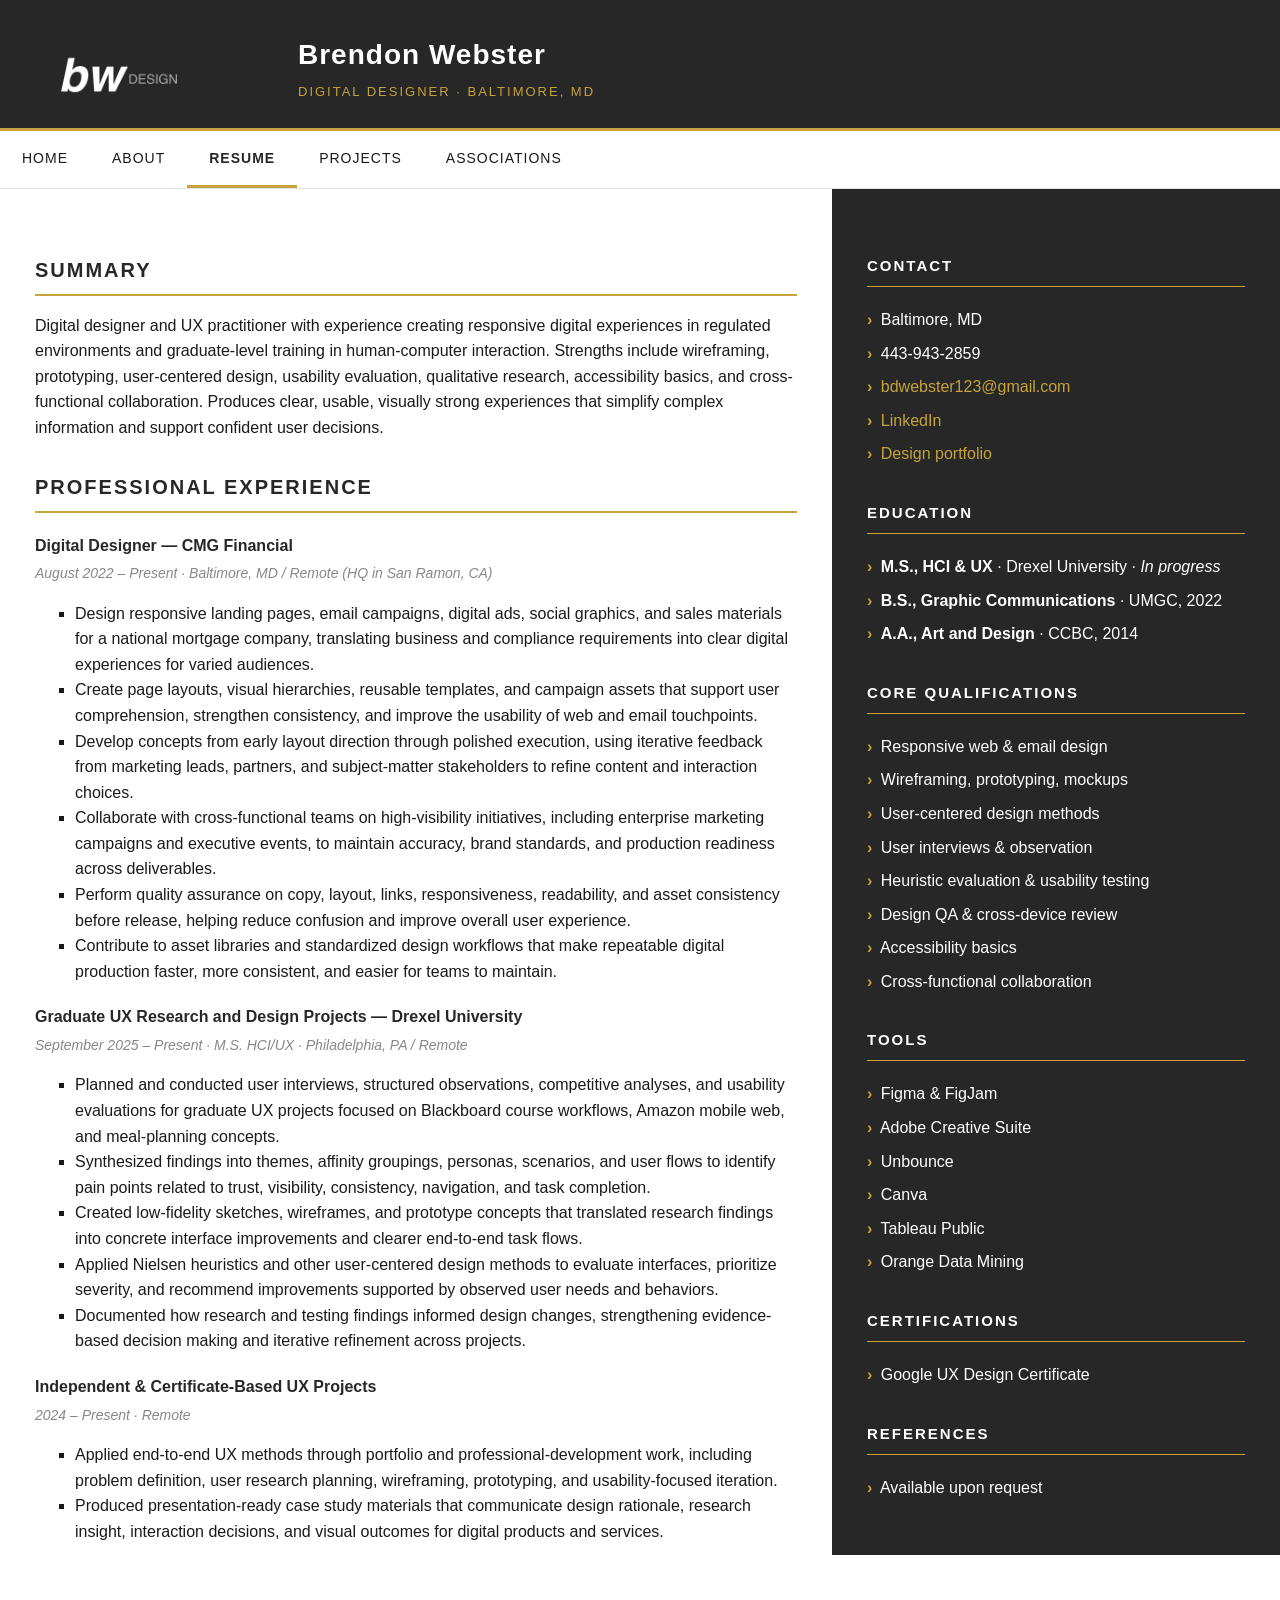
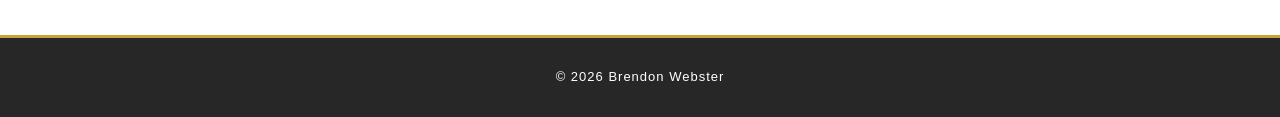
<file: resume.html>
<!DOCTYPE html>
<html lang="en">
<head>
<title>Resume | Brendon Webster</title>
<meta charset="utf-8">
<meta name="viewport" content="width=device-width, initial-scale=1">
<style>
* {
  box-sizing: border-box;
}

body {
  margin: 0;
  font-family: Arial, Helvetica, sans-serif;
  color: #1a1a1a;
  line-height: 1.6;
  background-color: #ffffff;
}

.header {
  background-color: #272727;
  padding: 25px 35px;
  color: #ffffff;
  border-bottom: 3px solid #c6a33b;
  overflow: hidden;
}

.header img {
  height: 70px;
  float: left;
  margin-right: 25px;
}

.header h1 {
  margin: 8px 0 0 0;
  font-size: 28px;
  letter-spacing: 1px;
}

.header p {
  margin: 4px 0 0 0;
  font-size: 13px;
  color: #c6a33b;
  letter-spacing: 2px;
  text-transform: uppercase;
}

.topnav {
  overflow: hidden;
  background-color: #ffffff;
  border-bottom: 1px solid #e5e5e5;
}

.topnav a {
  float: left;
  display: block;
  color: #1a1a1a;
  text-align: center;
  padding: 16px 22px;
  text-decoration: none;
  font-size: 14px;
  letter-spacing: 1px;
  text-transform: uppercase;
  border-bottom: 3px solid transparent;
}

.topnav a:hover {
  color: #c6a33b;
  border-bottom: 3px solid #c6a33b;
}

.topnav a.active {
  color: #272727;
  border-bottom: 3px solid #c6a33b;
  font-weight: bold;
}

.content-wrap {
  padding: 0;
  min-height: calc(100vh - 312px);
}

.content-wrap::after {
  content: "";
  display: table;
  clear: both;
}

.column {
  float: left;
  padding: 35px 35px;
}

.column.main {
  width: 65%;
  background-color: #ffffff;
}

.column.side {
  width: 35%;
  background-color: #272727;
  color: #ffffff;
}

.column.main h2,
.column.main h3 {
  color: #272727;
  text-transform: uppercase;
  letter-spacing: 2px;
  border-bottom: 2px solid #c6a33b;
  padding-bottom: 8px;
  margin-top: 30px;
}

.column.main h2 {
  font-size: 20px;
}

.column.main h3 {
  font-size: 16px;
}

.column.main h4 {
  margin: 20px 0 4px 0;
  color: #272727;
  font-size: 16px;
}

.column.side h3 {
  color: #ffffff;
  text-transform: uppercase;
  letter-spacing: 2px;
  border-bottom: 1px solid #c6a33b;
  padding-bottom: 8px;
  margin-top: 30px;
  font-size: 15px;
}

.column.side ul {
  list-style: none;
  padding-left: 0;
}

.column.side li {
  padding: 4px 0;
}

.column.main ul {
  list-style-type: square;
}

.column.side .chev {
  color: #c6a33b;
  font-weight: bold;
  margin-right: 4px;
}

.column.side a {
  color: #c6a33b;
  text-decoration: none;
}

.column.side a:hover {
  color: #ffffff;
  text-decoration: underline;
}

.column.main a {
  color: #272727;
  text-decoration: underline;
}

.column.main a:hover {
  color: #c6a33b;
}

.row::after {
  content: "";
  display: table;
  clear: both;
}

.job-meta {
  color: #888888;
  font-style: italic;
  margin: 0 0 8px 0;
  font-size: 14px;
}

.footer {
  background-color: #272727;
  padding: 25px 30px;
  text-align: center;
  color: #ffffff;
  border-top: 3px solid #c6a33b;
  margin-top: 40px;
}

.footer p {
  margin: 4px 0;
  font-size: 13px;
  letter-spacing: 1px;
}

.footer a {
  color: #c6a33b;
  text-decoration: none;
}

.footer a:hover {
  color: #ffffff;
}

@media screen and (max-width: 700px) {
  .header img {
    float: none;
    display: block;
    margin: 0 0 15px 0;
  }
  .topnav a {
    float: none;
    display: block;
    text-align: left;
  }
  .column.main, .column.side {
    width: 100%;
  }
  .column.side {
    min-height: auto;
  }
}
</style>
</head>
<body>

<div class="header">
  <img src="[data-uri]" alt="bwDESIGN logo">
  <h1>Brendon Webster</h1>
  <p>Digital Designer &middot; Baltimore, MD</p>
</div>

<div class="topnav">
  <a href="index.html">Home</a>
  <a href="about.html">About</a>
  <a class="active" href="resume.html">Resume</a>
  <a href="projects.html">Projects</a>
  <a href="associations.html">Associations</a>
</div>

<div class="content-wrap">
  <div class="row">

    <div class="column main">
      <h2>Summary</h2>
      <p>Digital designer and UX practitioner with experience creating responsive digital experiences in regulated environments and graduate-level training in human-computer interaction. Strengths include wireframing, prototyping, user-centered design, usability evaluation, qualitative research, accessibility basics, and cross-functional collaboration. Produces clear, usable, visually strong experiences that simplify complex information and support confident user decisions.</p>

      <h2>Professional Experience</h2>

      <h4>Digital Designer &mdash; CMG Financial</h4>
      <p class="job-meta">August 2022 &ndash; Present &middot; Baltimore, MD / Remote (HQ in San Ramon, CA)</p>
      <ul>
        <li>Design responsive landing pages, email campaigns, digital ads, social graphics, and sales materials for a national mortgage company, translating business and compliance requirements into clear digital experiences for varied audiences.</li>
        <li>Create page layouts, visual hierarchies, reusable templates, and campaign assets that support user comprehension, strengthen consistency, and improve the usability of web and email touchpoints.</li>
        <li>Develop concepts from early layout direction through polished execution, using iterative feedback from marketing leads, partners, and subject-matter stakeholders to refine content and interaction choices.</li>
        <li>Collaborate with cross-functional teams on high-visibility initiatives, including enterprise marketing campaigns and executive events, to maintain accuracy, brand standards, and production readiness across deliverables.</li>
        <li>Perform quality assurance on copy, layout, links, responsiveness, readability, and asset consistency before release, helping reduce confusion and improve overall user experience.</li>
        <li>Contribute to asset libraries and standardized design workflows that make repeatable digital production faster, more consistent, and easier for teams to maintain.</li>
      </ul>

      <h4>Graduate UX Research and Design Projects &mdash; Drexel University</h4>
      <p class="job-meta">September 2025 &ndash; Present &middot; M.S. HCI/UX &middot; Philadelphia, PA / Remote</p>
      <ul>
        <li>Planned and conducted user interviews, structured observations, competitive analyses, and usability evaluations for graduate UX projects focused on Blackboard course workflows, Amazon mobile web, and meal-planning concepts.</li>
        <li>Synthesized findings into themes, affinity groupings, personas, scenarios, and user flows to identify pain points related to trust, visibility, consistency, navigation, and task completion.</li>
        <li>Created low-fidelity sketches, wireframes, and prototype concepts that translated research findings into concrete interface improvements and clearer end-to-end task flows.</li>
        <li>Applied Nielsen heuristics and other user-centered design methods to evaluate interfaces, prioritize severity, and recommend improvements supported by observed user needs and behaviors.</li>
        <li>Documented how research and testing findings informed design changes, strengthening evidence-based decision making and iterative refinement across projects.</li>
      </ul>

      <h4>Independent &amp; Certificate-Based UX Projects</h4>
      <p class="job-meta">2024 &ndash; Present &middot; Remote</p>
      <ul>
        <li>Applied end-to-end UX methods through portfolio and professional-development work, including problem definition, user research planning, wireframing, prototyping, and usability-focused iteration.</li>
        <li>Produced presentation-ready case study materials that communicate design rationale, research insight, interaction decisions, and visual outcomes for digital products and services.</li>
      </ul>

    </div>

    <div class="column side">
      <h3>Contact</h3>
      <ul>
        <li><span class="chev">&rsaquo;</span> Baltimore, MD</li>
        <li><span class="chev">&rsaquo;</span> 443-943-2859</li>
        <li><span class="chev">&rsaquo;</span> <a href="mailto:bdwebster123@gmail.com">bdwebster123@gmail.com</a></li>
        <li><span class="chev">&rsaquo;</span> <a href="https://www.linkedin.com/in/brendon-webster-0a97b1178/" target="_blank">LinkedIn</a></li>
        <li><span class="chev">&rsaquo;</span> <a href="https://view.genially.com/67c4938c6c8d6ddd1101e70b" target="_blank">Design portfolio</a></li>
      </ul>

      <h3>Education</h3>
      <ul>
        <li><span class="chev">&rsaquo;</span> <strong>M.S., HCI &amp; UX</strong> &middot; Drexel University &middot; <em>In progress</em></li>
        <li><span class="chev">&rsaquo;</span> <strong>B.S., Graphic Communications</strong> &middot; UMGC, 2022</li>
        <li><span class="chev">&rsaquo;</span> <strong>A.A., Art and Design</strong> &middot; CCBC, 2014</li>
      </ul>

      <h3>Core Qualifications</h3>
      <ul>
        <li><span class="chev">&rsaquo;</span> Responsive web &amp; email design</li>
        <li><span class="chev">&rsaquo;</span> Wireframing, prototyping, mockups</li>
        <li><span class="chev">&rsaquo;</span> User-centered design methods</li>
        <li><span class="chev">&rsaquo;</span> User interviews &amp; observation</li>
        <li><span class="chev">&rsaquo;</span> Heuristic evaluation &amp; usability testing</li>
        <li><span class="chev">&rsaquo;</span> Design QA &amp; cross-device review</li>
        <li><span class="chev">&rsaquo;</span> Accessibility basics</li>
        <li><span class="chev">&rsaquo;</span> Cross-functional collaboration</li>
      </ul>

      <h3>Tools</h3>
      <ul>
        <li><span class="chev">&rsaquo;</span> Figma &amp; FigJam</li>
        <li><span class="chev">&rsaquo;</span> Adobe Creative Suite</li>
        <li><span class="chev">&rsaquo;</span> Unbounce</li>
        <li><span class="chev">&rsaquo;</span> Canva</li>
        <li><span class="chev">&rsaquo;</span> Tableau Public</li>
        <li><span class="chev">&rsaquo;</span> Orange Data Mining</li>
      </ul>

      <h3>Certifications</h3>
      <ul>
        <li><span class="chev">&rsaquo;</span> Google UX Design Certificate</li>
      </ul>

      <h3>References</h3>
      <ul>
        <li><span class="chev">&rsaquo;</span> Available upon request</li>
      </ul>
    </div>

  </div>
</div>

<div class="footer">
  <p>&copy; 2026 Brendon Webster</p>
</div>

</body>
</html>
</file>
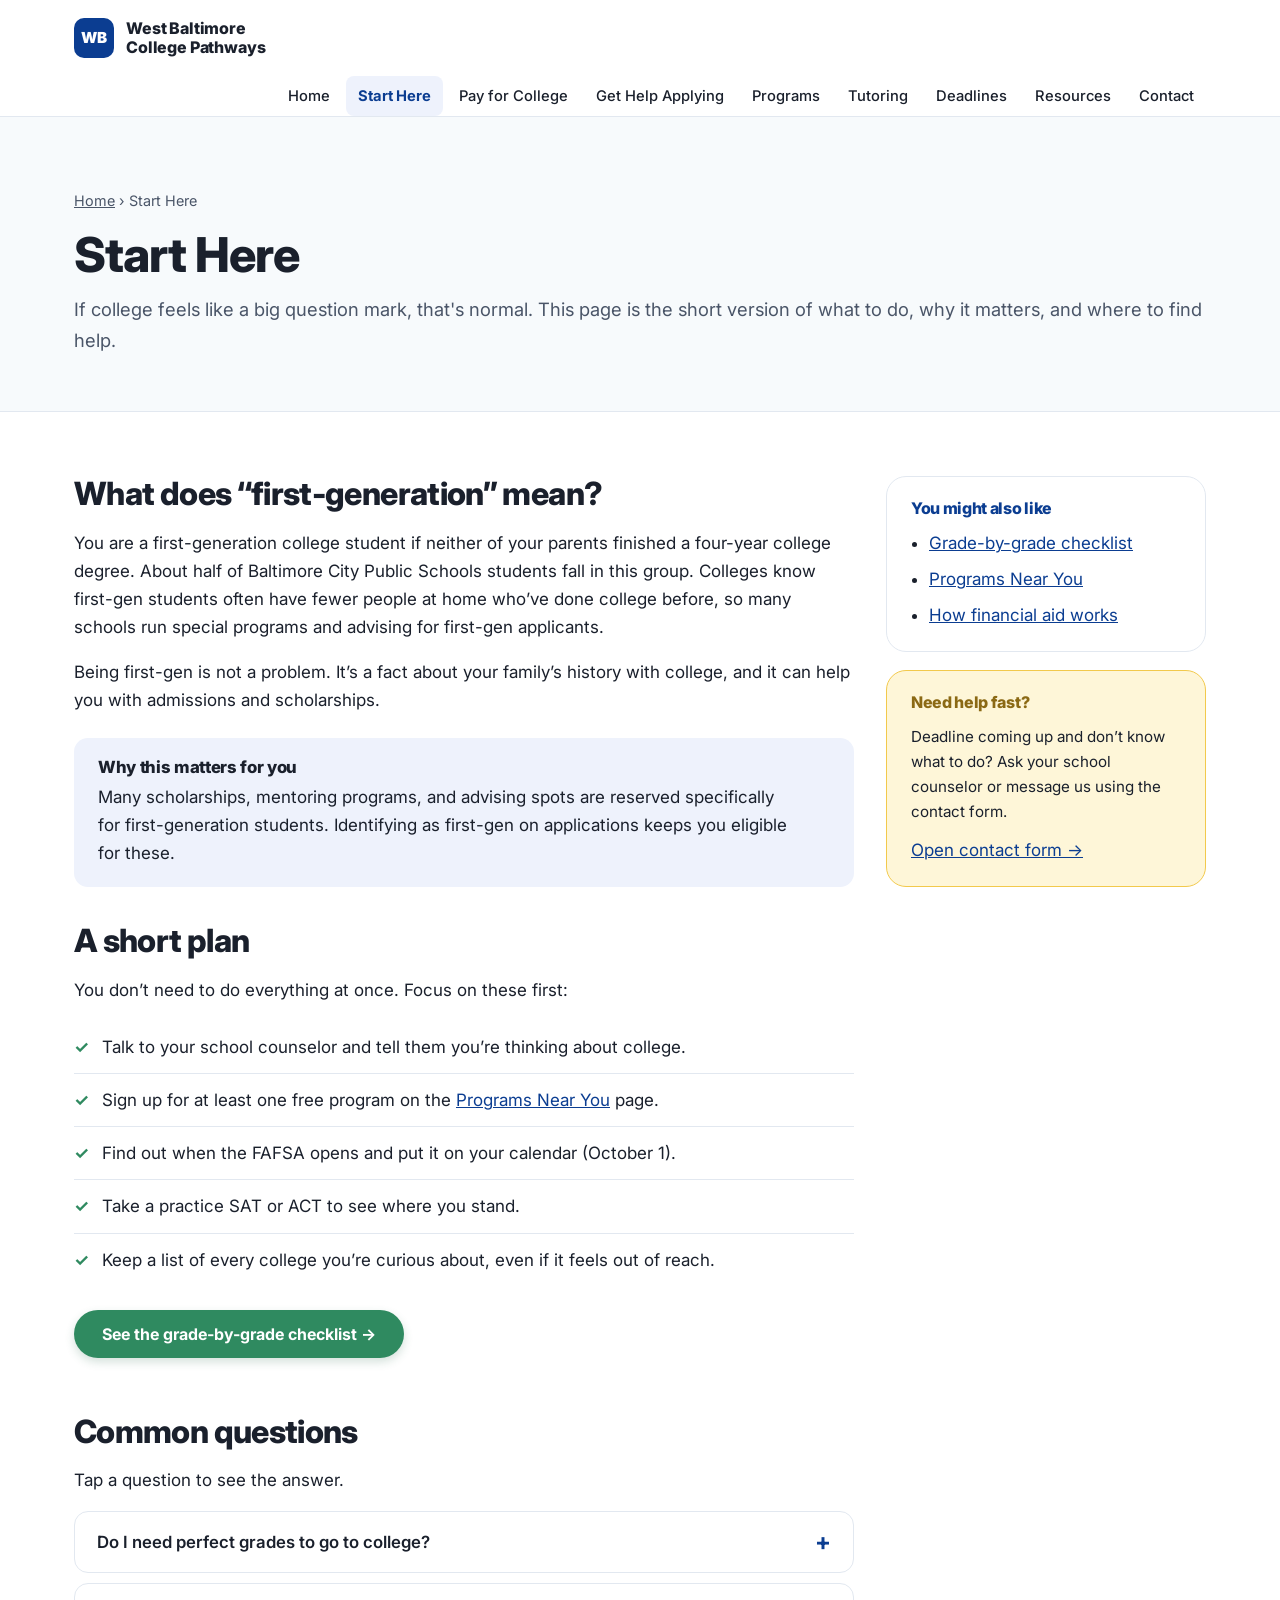
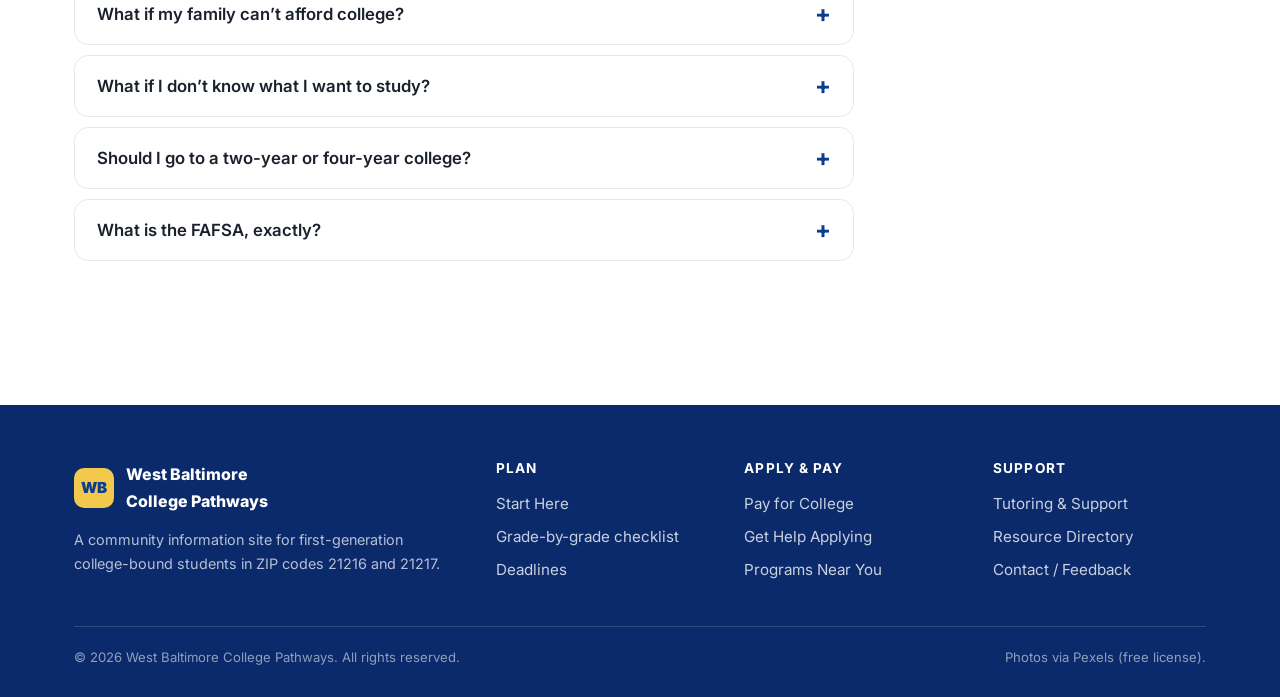
<file: start-here.html>
<!DOCTYPE html>
<html lang="en">
<head>
  <meta charset="UTF-8">
  <meta name="viewport" content="width=device-width, initial-scale=1.0">
  <title>Start Here — West Baltimore College Pathways</title>
  <meta name="description" content="What 'first-generation' means, why college planning matters, and where to begin if you're new to thinking about college.">
  <link rel="preconnect" href="https://fonts.googleapis.com">
  <link rel="preconnect" href="https://fonts.gstatic.com" crossorigin>
  <link href="https://fonts.googleapis.com/css2?family=Inter:wght@400;500;600;700;800;900&display=swap" rel="stylesheet">
  <link rel="stylesheet" href="styles.css">
</head>
<body>

  <header class="site-header">
    <div class="container">
      <div class="nav">
        <a class="nav-brand" href="index.html">
          <span class="nav-brand-mark">WB</span>
          <span>West Baltimore<br>College Pathways</span>
        </a>
        <button class="nav-toggle">
          <span>☰</span> Menu
        </button>
      </div>
      <ul class="nav-menu" id="primary-nav">
        <li><a href="index.html">Home</a></li>
        <li><a href="start-here.html" aria-current="page">Start Here</a></li>
        <li><a href="pay-for-college.html">Pay for College</a></li>
        <li><a href="get-help-applying.html">Get Help Applying</a></li>
        <li><a href="programs.html">Programs</a></li>
        <li><a href="tutoring.html">Tutoring</a></li>
        <li><a href="deadlines.html">Deadlines</a></li>
        <li><a href="resources.html">Resources</a></li>
        <li><a href="contact.html">Contact</a></li>
      </ul>
    </div>
  </header>

  <section class="page-header">
    <div class="container">
      <p class="breadcrumbs"><a href="index.html">Home</a> &rsaquo; Start Here</p>
      <h1>Start Here</h1>
      <p class="lede">If college feels like a big question mark, that's normal. This page is the short version of what to do, why it matters, and where to find help.</p>
    </div>
  </section>

  <main id="main">

    <section class="section">
      <div class="container">
        <div class="layout-two-col">
          <div class="col-main">

            <h2>What does &ldquo;first-generation&rdquo; mean?</h2>
            <p>You are a first-generation college student if neither of your parents finished a four-year college degree. About half of Baltimore City Public Schools students fall in this group. Colleges know first-gen students often have fewer people at home who&rsquo;ve done college before, so many schools run special programs and advising for first-gen applicants.</p>
            <p>Being first-gen is not a problem. It&rsquo;s a fact about your family&rsquo;s history with college, and it can help you with admissions and scholarships.</p>

            <div class="callout callout-blue">
              <h3>Why this matters for you</h3>
              <p>Many scholarships, mentoring programs, and advising spots are reserved specifically for&nbsp;first-generation students. Identifying as first-gen on applications keeps you eligible for&nbsp;these.</p>
            </div>

            <h2 style="margin-top: 36px;">A short plan</h2>
            <p>You don&rsquo;t need to do everything at once. Focus on these first:</p>

            <ul class="checklist">
              <li><span class="check">&check;</span> Talk to your school counselor and tell them you&rsquo;re thinking about college.</li>
              <li><span class="check">&check;</span> Sign up for at least one free program on the <a href="programs.html">Programs Near You</a> page.</li>
              <li><span class="check">&check;</span> Find out when the FAFSA opens and put it on your calendar (October 1).</li>
              <li><span class="check">&check;</span> Take a practice SAT or ACT to see where you stand.</li>
              <li><span class="check">&check;</span> Keep a list of every college you&rsquo;re curious about, even if it feels out of reach.</li>
            </ul>

            <p style="margin-top: 24px;">
              <a class="btn btn-accent" href="grade-checklist.html">See the grade-by-grade checklist &rarr;</a>
            </p>

            <h2 style="margin-top: 56px;">Common questions</h2>
            <p>Tap a question to see the answer.</p>

            <div class="faq">
              <div class="faq-item">
                <button class="faq-question">
                  <span>Do I need perfect grades to go to college?</span>
                  <span class="faq-toggle-icon">+</span>
                </button>
                <div class="faq-answer">
                  <p>No. There are colleges that admit students with a wide range of GPAs. Baltimore City Community College has open admission &mdash; meaning anyone with a Baltimore high school diploma can attend. Four-year schools vary. Your grades matter, but so do your essays, recommendations, and activities.</p>
                </div>
              </div>

              <div class="faq-item">
                <button class="faq-question">
                  <span>What if my family can&rsquo;t afford college?</span>
                  <span class="faq-toggle-icon">+</span>
                </button>
                <div class="faq-answer">
                  <p>This is one of the biggest reasons to fill out the FAFSA. Most students from West Baltimore qualify for Pell Grants &mdash; federal aid you don&rsquo;t pay back. Maryland also has state grants, and the BCCC Mayor&rsquo;s Scholars Program offers tuition-free associate degrees for eligible Baltimore graduates. See the <a href="pay-for-college.html">Pay for College</a> page.</p>
                </div>
              </div>

              <div class="faq-item">
                <button class="faq-question">
                  <span>What if I don&rsquo;t know what I want to study?</span>
                  <span class="faq-toggle-icon">+</span>
                </button>
                <div class="faq-answer">
                  <p>That&rsquo;s normal. Most students don&rsquo;t pick a major until late in their second year of college. Community colleges are a good option if you want to figure things out before paying four-year tuition. You can also enter a four-year school as &ldquo;undecided.&rdquo;</p>
                </div>
              </div>

              <div class="faq-item">
                <button class="faq-question">
                  <span>Should I go to a two-year or four-year college?</span>
                  <span class="faq-toggle-icon">+</span>
                </button>
                <div class="faq-answer">
                  <p>Both can lead to a four-year degree. Many students start at BCCC and transfer to a four-year college after two years &mdash; this can save thousands of dollars. Talk to a counselor or a program like CollegeBound to decide which path fits your goals.</p>
                </div>
              </div>

              <div class="faq-item">
                <button class="faq-question">
                  <span>What is the FAFSA, exactly?</span>
                  <span class="faq-toggle-icon">+</span>
                </button>
                <div class="faq-answer">
                  <p>The FAFSA (Free Application for Federal Student Aid) is the form you fill out to get federal grants, work-study, and loans. Most state aid and many college scholarships also require it. It&rsquo;s free. You&rsquo;ll need a parent or guardian&rsquo;s tax info. See <a href="pay-for-college.html">Pay for College</a> for help.</p>
                </div>
              </div>
            </div>

          </div>

          <aside class="col-side">
            <div class="sidebar-box">
              <h3>You might also like</h3>
              <ul>
                <li><a href="grade-checklist.html">Grade-by-grade checklist</a></li>
                <li><a href="programs.html">Programs Near You</a></li>
                <li><a href="pay-for-college.html">How financial aid works</a></li>
              </ul>
            </div>
            <div class="sidebar-box" style="background: var(--color-gold-soft); border-color: var(--color-gold);">
              <h3 style="color: #8B6914;">Need help fast?</h3>
              <p style="margin:0;font-size:0.95rem;">Deadline coming up and don&rsquo;t know what to do? Ask your school counselor or message us using the contact form.</p>
              <p style="margin: 12px 0 0 0;"><a href="contact.html">Open contact form &rarr;</a></p>
            </div>
          </aside>
        </div>
      </div>
    </section>
  </main>

  <footer class="site-footer">
    <div class="container">
      <div class="footer-grid">
        <div class="footer-col-brand">
          <div class="footer-brand">
            <span class="nav-brand-mark">WB</span>
            West Baltimore<br>College Pathways
          </div>
          <p style="margin:0; color: rgba(255,255,255,0.7); font-size: 0.9rem;">A community information site for first-generation college-bound students in ZIP codes 21216 and 21217.</p>
        </div>
        <div class="footer-col">
          <h4>Plan</h4>
          <ul>
            <li><a href="start-here.html">Start Here</a></li>
            <li><a href="grade-checklist.html">Grade-by-grade checklist</a></li>
            <li><a href="deadlines.html">Deadlines</a></li>
          </ul>
        </div>
        <div class="footer-col">
          <h4>Apply &amp; pay</h4>
          <ul>
            <li><a href="pay-for-college.html">Pay for College</a></li>
            <li><a href="get-help-applying.html">Get Help Applying</a></li>
            <li><a href="programs.html">Programs Near You</a></li>
          </ul>
        </div>
        <div class="footer-col">
          <h4>Support</h4>
          <ul>
            <li><a href="tutoring.html">Tutoring &amp; Support</a></li>
            <li><a href="resources.html">Resource Directory</a></li>
            <li><a href="contact.html">Contact / Feedback</a></li>
          </ul>
        </div>
      </div>
      <div class="footer-bottom">
        <span>&copy; 2026 West Baltimore College Pathways. All rights reserved.</span>
        <span>Photos via Pexels (free license).</span>
      </div>
    </div>
  </footer>

  <script src="script.js"></script>
</body>
</html>
</file>
<file: styles.css>
/* =========================================================
   West Baltimore College Pathways — Stylesheet
   INFO 552, Spring 2026 | Teachable-inspired layout
   HTML5 + CSS custom properties + flexbox (no frameworks)
   ========================================================= */

/* ----- Design tokens (CSS custom properties) ----- */
:root {
  /* Color palette from proposal */
  --color-blue: #0B3D91;
  --color-blue-dark: #082B6B;
  --color-blue-soft: #EEF2FC;
  --color-gold: #F2C94C;
  --color-gold-soft: #FEF6D8;
  --color-green: #276749;
  --color-green-mid: #2F8A60;
  --color-green-soft: #E6F4ED;
  --color-orange: #9C4221;
  --color-orange-soft: #FDEDE3;

  /* Neutrals */
  --color-bg: #FFFFFF;
  --color-bg-alt: #F7FAFC;
  --color-text: #1A202C;
  --color-text-muted: #4A5568;
  --color-text-light: #718096;
  --color-border: #E2E8F0;
  --color-border-strong: #CBD5E0;

  /* Border radius */
  --radius-sm: 8px;
  --radius-md: 14px;
  --radius-lg: 20px;
  --radius-xl: 28px;
  --radius-pill: 999px;

  /* Box shadows */
  --shadow-md: 0 4px 12px rgba(15, 23, 42, 0.08);
  --shadow-lg: 0 12px 28px rgba(15, 23, 42, 0.12);
}

/* ----- Reset ----- */
* { box-sizing: border-box; }

html { scroll-behavior: smooth; }

body {
  margin: 0;
  font-family: 'Inter', Arial, sans-serif;
  font-size: 17px;
  line-height: 1.65;
  color: var(--color-text);
  background: var(--color-bg);
}

img {
  max-width: 100%;
  display: block;
}

a {
  color: var(--color-blue);
  text-decoration: underline;
}

a:hover { color: var(--color-blue-dark); }

h1, h2, h3, h4 {
  color: var(--color-text);
  line-height: 1.15;
  margin: 0 0 0.5em 0;
  font-weight: 800;
  letter-spacing: -0.02em;
}

h1 { font-size: 2.5rem; }
h2 { font-size: 2rem; }
h3 { font-size: 1.35rem; }
h4 { font-size: 1.1rem; }

p { margin: 0 0 1em 0; }

/* Focus styles */
a:focus,
button:focus,
input:focus,
select:focus,
textarea:focus {
  outline: 3px solid var(--color-gold);
  outline-offset: 2px;
}

/* ----- Container ----- */
.container {
  width: 100%;
  max-width: 1180px;
  margin: 0 auto;
  padding: 0 24px;
}

.container-narrow {
  max-width: 820px;
  margin: 0 auto;
  padding: 0 24px;
}

/* ----- Site header ----- */
.site-header {
  background: #fff;
  border-bottom: 1px solid var(--color-border);
  position: sticky;
  top: 0;
  z-index: 100;
}

.nav {
  display: flex;
  align-items: center;
  justify-content: space-between;
  padding: 18px 0;
  gap: 16px;
}

.nav-brand {
  display: flex;
  align-items: center;
  gap: 12px;
  color: var(--color-text);
  text-decoration: none;
  font-weight: 800;
  font-size: 1rem;
  line-height: 1.2;
  letter-spacing: -0.01em;
  flex-shrink: 0;
}

.nav-brand:hover { color: var(--color-blue); }

.nav-brand-mark {
  width: 40px;
  height: 40px;
  border-radius: 10px;
  background: var(--color-blue);
  color: #fff;
  display: flex;
  align-items: center;
  justify-content: center;
  font-weight: 900;
  font-size: 0.95rem;
  letter-spacing: 0.02em;
  flex-shrink: 0;
}

.nav-toggle {
  background: var(--color-blue-soft);
  border: 0;
  color: var(--color-blue);
  padding: 10px 14px;
  border-radius: var(--radius-pill);
  font-size: 0.9rem;
  font-weight: 600;
  cursor: pointer;
  font-family: inherit;
  display: inline-flex;
  align-items: center;
  gap: 8px;
}

.nav-toggle:hover { background: #DCE5F7; }

.nav-menu {
  list-style: none;
  margin: 0;
  padding: 0;
  display: none;
  flex-direction: column;
  gap: 2px;
  padding-bottom: 12px;
}

.nav-menu.is-open { display: flex; }

.nav-menu li a {
  display: block;
  padding: 10px 14px;
  color: var(--color-text);
  text-decoration: none;
  border-radius: var(--radius-sm);
  font-weight: 500;
  font-size: 0.95rem;
}

.nav-menu li a:hover {
  background: var(--color-bg-alt);
  color: var(--color-blue);
}

.nav-menu li a[aria-current="page"] {
  color: var(--color-blue);
  font-weight: 700;
  background: var(--color-blue-soft);
}

@media (min-width: 920px) {
  .nav-toggle { display: none; }
  .nav-menu {
    display: flex;
    flex-direction: row;
    gap: 4px;
    padding-bottom: 0;
    flex-wrap: wrap;
    justify-content: flex-end;
    align-items: center;
  }
  .nav-menu li a {
    padding: 8px 12px;
    font-size: 0.92rem;
  }
}

/* ----- Buttons ----- */
.btn {
  display: inline-flex;
  align-items: center;
  justify-content: center;
  gap: 8px;
  padding: 14px 26px;
  border-radius: var(--radius-pill);
  font-weight: 700;
  font-size: 1rem;
  text-decoration: none;
  border: 2px solid transparent;
  cursor: pointer;
  font-family: inherit;
  line-height: 1;
  transition: transform 0.05s ease, background-color 0.15s ease, box-shadow 0.15s ease;
  white-space: nowrap;
}

.btn:active { transform: translateY(1px); }

.btn-primary {
  background: var(--color-blue);
  color: #fff;
  box-shadow: 0 4px 10px rgba(11,61,145,0.2);
}
.btn-primary:hover {
  background: var(--color-blue-dark);
  color: #fff;
}

.btn-accent {
  background: var(--color-green-mid);
  color: #fff;
  box-shadow: 0 4px 10px rgba(39,103,73,0.2);
}
.btn-accent:hover {
  background: var(--color-green);
  color: #fff;
}

.btn-outline {
  background: transparent;
  color: var(--color-blue);
  border-color: var(--color-blue);
}
.btn-outline:hover {
  background: var(--color-blue);
  color: #fff;
}

.btn-ghost {
  background: transparent;
  color: var(--color-text);
  border: 0;
  padding: 14px 0;
  text-decoration: underline;
  text-underline-offset: 4px;
}
.btn-ghost:hover { color: var(--color-blue); }

.btn-lg { padding: 18px 32px; font-size: 1.05rem; }

/* ----- Hero (homepage) — two-column, photo right ----- */
.hero {
  background: var(--color-bg);
  padding: 56px 0 64px;
  position: relative;
  overflow: hidden;
}

.hero-grid {
  display: flex;
  flex-direction: column;
  gap: 40px;
  align-items: center;
}

.hero-text { flex: 1 1 0; max-width: 600px; }

.hero-eyebrow {
  display: inline-flex;
  align-items: center;
  gap: 8px;
  background: var(--color-green-soft);
  color: var(--color-green);
  font-weight: 700;
  font-size: 0.85rem;
  text-transform: uppercase;
  letter-spacing: 0.06em;
  padding: 6px 14px;
  border-radius: var(--radius-pill);
  margin-bottom: 22px;
}

.hero-dot {
  width: 8px;
  height: 8px;
  border-radius: 50%;
  background: var(--color-green-mid);
  display: inline-block;
}

.hero h1 {
  font-size: 2.6rem;
  line-height: 1.1;
  margin-bottom: 18px;
  letter-spacing: -0.025em;
}

.hero h1 .accent {
  color: var(--color-green);
  position: relative;
  white-space: nowrap;
}

.hero p.lede {
  font-size: 1.2rem;
  color: var(--color-text-muted);
  margin-bottom: 32px;
  max-width: 540px;
}

.hero-actions {
  display: flex;
  flex-wrap: wrap;
  gap: 12px;
  margin-bottom: 28px;
}

.hero-meta {
  display: flex;
  flex-wrap: wrap;
  gap: 20px;
  font-size: 0.9rem;
  color: var(--color-text-muted);
}

.hero-meta-item {
  display: inline-flex;
  align-items: center;
  gap: 8px;
}

.hero-meta-item svg { flex-shrink: 0; }

.hero-image {
  flex: 1 1 0;
  max-width: 540px;
  position: relative;
}

.hero-image img {
  width: 100%;
  height: auto;
  border-radius: var(--radius-xl);
  aspect-ratio: 4 / 5;
  object-fit: cover;
  box-shadow: var(--shadow-lg);
  background: linear-gradient(135deg, var(--color-blue-soft), var(--color-green-soft));
}

.hero-badge {
  position: absolute;
  bottom: 24px;
  left: 24px;
  background: #fff;
  border-radius: var(--radius-md);
  padding: 14px 18px;
  box-shadow: var(--shadow-md);
  display: flex;
  align-items: center;
  gap: 12px;
  max-width: 80%;
}

.hero-badge-icon {
  width: 38px;
  height: 38px;
  border-radius: 10px;
  background: var(--color-green-soft);
  color: var(--color-green);
  display: flex;
  align-items: center;
  justify-content: center;
  flex-shrink: 0;
}

.hero-badge-text strong { display: block; font-size: 0.95rem; }
.hero-badge-text span { font-size: 0.8rem; color: var(--color-text-muted); }

@media (min-width: 880px) {
  .hero { padding: 80px 0 96px; }
  .hero-grid { flex-direction: row; gap: 56px; }
  .hero h1 { font-size: 3.5rem; }
}

/* ----- Stats strip ----- */
.stats {
  background: var(--color-blue);
  color: #fff;
  padding: 36px 0;
}

.stats-grid {
  display: flex;
  flex-wrap: wrap;
  gap: 24px;
  justify-content: space-between;
}

.stat {
  flex: 1 1 0;
  min-width: 180px;
  text-align: center;
}

.stat-number {
  font-size: 2.25rem;
  font-weight: 900;
  line-height: 1.1;
  color: var(--color-gold);
  letter-spacing: -0.02em;
}

.stat-label {
  font-size: 0.85rem;
  margin-top: 4px;
  color: rgba(255,255,255,0.85);
  line-height: 1.35;
}

/* ----- Page header (interior pages) ----- */
.page-header {
  background: var(--color-bg-alt);
  padding: 56px 0 48px;
  border-bottom: 1px solid var(--color-border);
}
.page-header .breadcrumbs {
  font-size: 0.9rem;
  color: var(--color-text-muted);
  margin-bottom: 14px;
}
.page-header .breadcrumbs a {
  color: var(--color-text-muted);
}
.page-header .breadcrumbs a:hover {
  color: var(--color-blue);
}
.page-header h1 {
  font-size: 2.5rem;
  margin-bottom: 12px;
}
.page-header p.lede {
  color: var(--color-text-muted);
  font-size: 1.15rem;
  margin: 0;
}

@media (min-width: 700px) {
  .page-header { padding: 72px 0 56px; }
  .page-header h1 { font-size: 3rem; }
}

/* ----- Sections ----- */
.section {
  padding: 64px 0;
}

.section-tinted { background: var(--color-bg-alt); }

.section-header {
  text-align: center;
  margin-bottom: 40px;
  max-width: 900px;
  margin-left: auto;
  margin-right: auto;
}

.section-header.is-left {
  text-align: left;
  margin-left: 0;
  margin-right: 0;
  max-width: none;
}

.section-header .eyebrow {
  display: inline-block;
  font-size: 0.85rem;
  font-weight: 700;
  text-transform: uppercase;
  letter-spacing: 0.08em;
  color: var(--color-green-mid);
  margin-bottom: 12px;
}

.section-header h2 {
  font-size: 2rem;
  letter-spacing: -0.02em;
  margin-bottom: 12px;
}

.section-header p {
  font-size: 1.1rem;
  color: var(--color-text-muted);
  margin: 0;
}

/* ----- Topic cards (homepage) — Teachable-style with images/colors ----- */
.topic-grid {
  display: flex;
  flex-wrap: wrap;
  gap: 20px;
}

.topic-card {
  flex: 1 1 280px;
  background: var(--color-bg);
  border: 1.5px solid var(--color-border);
  border-radius: var(--radius-lg);
  padding: 28px;
  text-decoration: none;
  color: var(--color-text);
  display: flex;
  flex-direction: column;
  gap: 12px;
  transition: transform 0.15s ease, box-shadow 0.15s ease, border-color 0.15s ease;
  position: relative;
}

.topic-card:hover {
  transform: translateY(-3px);
  box-shadow: var(--shadow-md);
  border-color: var(--color-blue);
  color: var(--color-text);
}

.topic-card .topic-icon {
  width: 56px;
  height: 56px;
  border-radius: 14px;
  display: flex;
  align-items: center;
  justify-content: center;
  margin-bottom: 4px;
}

.topic-card.is-blue   .topic-icon { background: var(--color-blue-soft);   color: var(--color-blue); }
.topic-card.is-green  .topic-icon { background: var(--color-green-soft);  color: var(--color-green); }
.topic-card.is-orange .topic-icon { background: var(--color-orange-soft); color: var(--color-orange); }
.topic-card.is-gold   .topic-icon { background: var(--color-gold-soft);   color: #8B6914; }

.topic-card h3 {
  font-size: 1.2rem;
  margin: 0;
}

.topic-card p {
  margin: 0;
  color: var(--color-text-muted);
  font-size: 0.95rem;
  flex-grow: 1;
}

.topic-card-arrow {
  color: var(--color-blue);
  font-weight: 700;
  font-size: 0.95rem;
  display: inline-flex;
  align-items: center;
  gap: 6px;
  margin-top: 4px;
}

.topic-card:hover .topic-card-arrow {
  gap: 10px;
}

/* ----- Program cards with photos ----- */
.program-grid {
  display: flex;
  flex-wrap: wrap;
  gap: 24px;
}

.program-card {
  flex: 1 1 300px;
  background: var(--color-bg);
  border: 1.5px solid var(--color-border);
  border-radius: var(--radius-lg);
  overflow: hidden;
  display: flex;
  flex-direction: column;
  transition: transform 0.15s ease, box-shadow 0.15s ease;
}

.program-card:hover {
  transform: translateY(-3px);
  box-shadow: var(--shadow-md);
}

.program-card .program-photo {
  width: 100%;
  height: 200px;
  object-fit: cover;
  background: linear-gradient(135deg, var(--color-blue-soft), var(--color-green-soft));
}

.program-card .program-body {
  padding: 24px;
  display: flex;
  flex-direction: column;
  gap: 8px;
  flex-grow: 1;
}

.program-card .program-tag {
  font-size: 0.78rem;
  font-weight: 700;
  text-transform: uppercase;
  letter-spacing: 0.06em;
  color: var(--color-green-mid);
  margin-bottom: 2px;
}

.program-card h3 {
  font-size: 1.25rem;
  margin: 0 0 6px 0;
}

.program-card p {
  margin: 0;
  color: var(--color-text-muted);
  font-size: 0.95rem;
  flex-grow: 1;
}

.program-card .program-link {
  margin-top: 12px;
  font-weight: 700;
  color: var(--color-blue);
  text-decoration: none;
  display: inline-flex;
  align-items: center;
  gap: 6px;
}

.program-card .program-link:hover { gap: 10px; }

/* ----- Photo-feature row (image left, text right) ----- */
.feature-row {
  display: flex;
  flex-direction: column;
  gap: 40px;
  align-items: center;
}

.feature-row.is-reverse { flex-direction: column; }

.feature-row .feature-image,
.feature-row .feature-text {
  flex: 1 1 0;
}

.feature-row .feature-image img {
  width: 100%;
  border-radius: var(--radius-xl);
  aspect-ratio: 5 / 4;
  object-fit: cover;
  box-shadow: var(--shadow-md);
  background: linear-gradient(135deg, var(--color-blue-soft), var(--color-green-soft));
}

.feature-row .feature-text .eyebrow {
  display: inline-block;
  font-size: 0.85rem;
  font-weight: 700;
  text-transform: uppercase;
  letter-spacing: 0.06em;
  color: var(--color-green-mid);
  margin-bottom: 12px;
}

.feature-row .feature-text h2 {
  font-size: 2rem;
  margin-bottom: 16px;
  letter-spacing: -0.02em;
}

.feature-row .feature-text p {
  color: var(--color-text-muted);
  font-size: 1.05rem;
}

@media (min-width: 880px) {
  .feature-row { flex-direction: row; gap: 64px; }
  .feature-row.is-reverse { flex-direction: row-reverse; }
}

/* ----- Deadline list ----- */
.deadline-list {
  list-style: none;
  padding: 0;
  margin: 0;
  display: flex;
  flex-direction: column;
  gap: 12px;
}

.deadline-item {
  display: flex;
  align-items: center;
  gap: 20px;
  background: var(--color-bg);
  border: 1.5px solid var(--color-border);
  border-radius: var(--radius-md);
  padding: 18px 24px;
}

.deadline-date {
  font-weight: 800;
  color: var(--color-orange);
  font-size: 0.95rem;
  min-width: 120px;
  flex-shrink: 0;
}
.is-green .deadline-date { color: var(--color-green); }
.is-blue  .deadline-date { color: var(--color-blue); }
.is-gold  .deadline-date { color: #8B6914; }

.deadline-body strong { display: block; margin-bottom: 2px; font-size: 1.02rem; }
.deadline-body span { color: var(--color-text-muted); font-size: 0.92rem; }

/* ----- Generic info card ----- */
.info-card {
  background: var(--color-bg);
  border: 1.5px solid var(--color-border);
  border-radius: var(--radius-lg);
  padding: 24px;
}

.info-card h3 { font-size: 1.15rem; margin-bottom: 8px; }
.info-card p:last-child { margin-bottom: 0; }

.info-card .badge {
  display: inline-block;
  font-size: 0.78rem;
  font-weight: 700;
  padding: 4px 12px;
  border-radius: var(--radius-pill);
  margin-bottom: 12px;
  text-transform: uppercase;
  letter-spacing: 0.04em;
}
.badge.badge-blue   { background: var(--color-blue-soft);   color: var(--color-blue); }
.badge.badge-green  { background: var(--color-green-soft);  color: var(--color-green); }
.badge.badge-orange { background: var(--color-orange-soft); color: var(--color-orange); }
.badge.badge-gold   { background: var(--color-gold-soft);   color: #8B6914; }

/* Card grid */
.card-grid {
  display: flex;
  flex-wrap: wrap;
  gap: 20px;
}
.card-grid > * { flex: 1 1 280px; }

/* ----- Prose lists ----- */
/* In main content, bullets should align with the prose left edge
   (the browser default of ~40px padding makes them feel disconnected
   from the prose above). The .checklist and .sidebar-box ul rules
   below have higher specificity, so they keep their own styles. */
main ul {
  padding-left: 0;
  margin-left: 0;
  list-style-position: inside;
}

/* ----- Checklist ----- */
.checklist {
  list-style: none;
  padding: 0;
  margin: 0 0 24px 0;
}

.checklist li {
  padding: 12px 0;
  border-bottom: 1px solid var(--color-border);
}

.checklist li:last-child { border-bottom: none; }

.checklist .check {
  color: var(--color-green-mid);
  font-weight: bold;
  margin-right: 8px;
}

/* ----- FAQ accordion ----- */
.faq {
  display: flex;
  flex-direction: column;
  gap: 10px;
}

.faq-item {
  background: var(--color-bg);
  border: 1.5px solid var(--color-border);
  border-radius: var(--radius-md);
  overflow: hidden;
  transition: border-color 0.15s ease;
}

.faq-item.is-open { border-color: var(--color-blue); }

.faq-question {
  display: flex;
  align-items: center;
  justify-content: space-between;
  width: 100%;
  text-align: left;
  background: transparent;
  border: none;
  padding: 18px 22px;
  font-size: 1.05rem;
  font-weight: 600;
  font-family: inherit;
  color: var(--color-text);
  cursor: pointer;
}

.faq-question:hover,
.faq-question:focus {
  background: var(--color-bg-alt);
  outline: none;
}

.faq-toggle-icon {
  font-size: 1.5rem;
  color: var(--color-blue);
  font-weight: 700;
  line-height: 1;
  flex-shrink: 0;
  margin-left: 12px;
  transition: transform 0.2s ease;
}

.faq-item.is-open .faq-toggle-icon { transform: rotate(45deg); }

.faq-answer {
  padding: 0 22px;
  max-height: 0;
  overflow: hidden;
  color: var(--color-text-muted);
  transition: max-height 0.25s ease, padding 0.25s ease;
}

.faq-item.is-open .faq-answer {
  padding: 0 22px 20px 22px;
  max-height: 600px;
}

.faq-answer p:last-child { margin-bottom: 0; }

/* ----- Two-column layout (article + sidebar) ----- */
.layout-two-col {
  display: flex;
  flex-direction: column;
  gap: 32px;
}

.layout-two-col .col-main { flex: 1 1 0; }
.layout-two-col .col-side { flex: 0 0 auto; }

@media (min-width: 920px) {
  .layout-two-col { flex-direction: row; align-items: flex-start; }
  .layout-two-col .col-main { flex: 1 1 60%; min-width: 0; }
  .layout-two-col .col-side { flex: 0 0 320px; position: sticky; top: 100px; }
}

.sidebar-box {
  background: var(--color-bg);
  border: 1.5px solid var(--color-border);
  border-radius: var(--radius-lg);
  padding: 22px 24px;
  margin-bottom: 18px;
}

.sidebar-box h3 {
  font-size: 1rem;
  margin-bottom: 12px;
  color: var(--color-blue);
}

.sidebar-box ul {
  margin: 0;
  padding-left: 18px;
  list-style-position: outside;
}
.sidebar-box li { margin-bottom: 8px; }
.sidebar-box li:last-child { margin-bottom: 0; }

/* ----- Callout ----- */
.callout {
  background: var(--color-gold-soft);
  border-radius: var(--radius-md);
  padding: 20px 24px;
  margin: 24px 0;
}

.callout.callout-blue   { background: var(--color-blue-soft); }
.callout.callout-green  { background: var(--color-green-soft); }
.callout.callout-orange { background: var(--color-orange-soft); }

.callout h3 { font-size: 1.05rem; margin-bottom: 6px; }
.callout p:last-child { margin-bottom: 0; }

/* ----- Forms ----- */
.form {
  display: flex;
  flex-direction: column;
  gap: 16px;
  max-width: 580px;
}

.form-row { display: flex; flex-direction: column; gap: 6px; }

.form-row label {
  font-weight: 600;
  font-size: 0.95rem;
}

.form-row input,
.form-row select,
.form-row textarea {
  font-family: inherit;
  font-size: 1rem;
  padding: 12px 14px;
  border: 1.5px solid var(--color-border-strong);
  border-radius: var(--radius-sm);
  background: var(--color-bg);
  color: var(--color-text);
}

.form-row input:focus,
.form-row select:focus,
.form-row textarea:focus {
  outline: none;
  border-color: var(--color-blue);
  box-shadow: 0 0 0 3px rgba(11,61,145,0.15);
}

.form-row textarea {
  min-height: 130px;
  resize: vertical;
}

.form-help {
  color: var(--color-text-light);
  font-size: 0.85rem;
  margin: 0;
}

/* ----- Tables ----- */
.simple-table {
  width: 100%;
  border-collapse: collapse;
  background: var(--color-bg);
  border: 1.5px solid var(--color-border);
  border-radius: var(--radius-md);
  overflow: hidden;
}

.simple-table th,
.simple-table td {
  text-align: left;
  padding: 14px 18px;
  border-bottom: 1px solid var(--color-border);
}

.simple-table th {
  background: var(--color-bg-alt);
  font-weight: 700;
  font-size: 0.85rem;
  color: var(--color-text);
  text-transform: uppercase;
  letter-spacing: 0.04em;
}

.simple-table tr:last-child td { border-bottom: none; }

/* ----- CTA band (full-width call to action) ----- */
.cta-band {
  background: linear-gradient(135deg, var(--color-blue) 0%, var(--color-blue-dark) 100%);
  color: #fff;
  padding: 56px 0;
  text-align: center;
  border-radius: var(--radius-xl);
  margin: 24px;
}

.cta-band h2 {
  color: #fff;
  font-size: 2rem;
  margin-bottom: 12px;
}

.cta-band p {
  color: rgba(255,255,255,0.9);
  font-size: 1.1rem;
  margin-bottom: 28px;
  max-width: 780px;
  margin-left: auto;
  margin-right: auto;
}

.cta-band .btn-primary {
  background: var(--color-gold);
  color: var(--color-blue);
}
.cta-band .btn-primary:hover {
  background: #FFD661;
  color: var(--color-blue);
}

/* ----- Footer ----- */
.site-footer {
  background: #0A2A6B;
  color: rgba(255,255,255,0.85);
  padding: 56px 0 28px;
  margin-top: 80px;
  font-size: 0.95rem;
}

.footer-grid {
  display: flex;
  flex-wrap: wrap;
  gap: 36px;
  margin-bottom: 36px;
}

/* Brand column gets more room so the description fits on 3 lines.
   The three link columns share the remaining space evenly. */
.footer-col-brand { flex: 2 1 280px; }
.footer-col { flex: 1 1 160px; }

.site-footer .footer-brand {
  display: flex;
  align-items: center;
  gap: 12px;
  margin-bottom: 14px;
  color: #fff;
  font-weight: 800;
  font-size: 1rem;
}

.site-footer .footer-brand .nav-brand-mark {
  background: var(--color-gold);
  color: var(--color-blue);
}

.site-footer h4 {
  color: #fff;
  font-size: 0.85rem;
  text-transform: uppercase;
  letter-spacing: 0.08em;
  margin-bottom: 14px;
  font-weight: 700;
}

.site-footer ul {
  list-style: none;
  margin: 0;
  padding: 0;
}

.site-footer li { margin-bottom: 8px; }

.site-footer a {
  color: rgba(255,255,255,0.78);
  text-decoration: none;
}
.site-footer a:hover {
  color: var(--color-gold);
}

.footer-bottom {
  border-top: 1px solid rgba(255,255,255,0.15);
  padding-top: 20px;
  display: flex;
  flex-wrap: wrap;
  justify-content: space-between;
  gap: 12px;
  color: rgba(255,255,255,0.55);
  font-size: 0.82rem;
}

.footer-bottom a {
  color: rgba(255,255,255,0.7);
  text-decoration: underline;
}

/* Visually-hidden helper */
.sr-only {
  position: absolute;
  width: 1px;
  height: 1px;
  padding: 0;
  margin: -1px;
  overflow: hidden;
  clip: rect(0,0,0,0);
  white-space: nowrap;
  border: 0;
}

/* ----- Small responsive tweaks ----- */
@media (max-width: 580px) {
  body { font-size: 16px; }
  h1 { font-size: 2rem; }
  h2 { font-size: 1.65rem; }
  .hero h1 { font-size: 2.1rem; }
  .stat-number { font-size: 1.85rem; }
  .deadline-date { min-width: 90px; font-size: 0.85rem; }
  .section { padding: 48px 0; }
  .container, .container-narrow { padding: 0 18px; }
}
</file>
